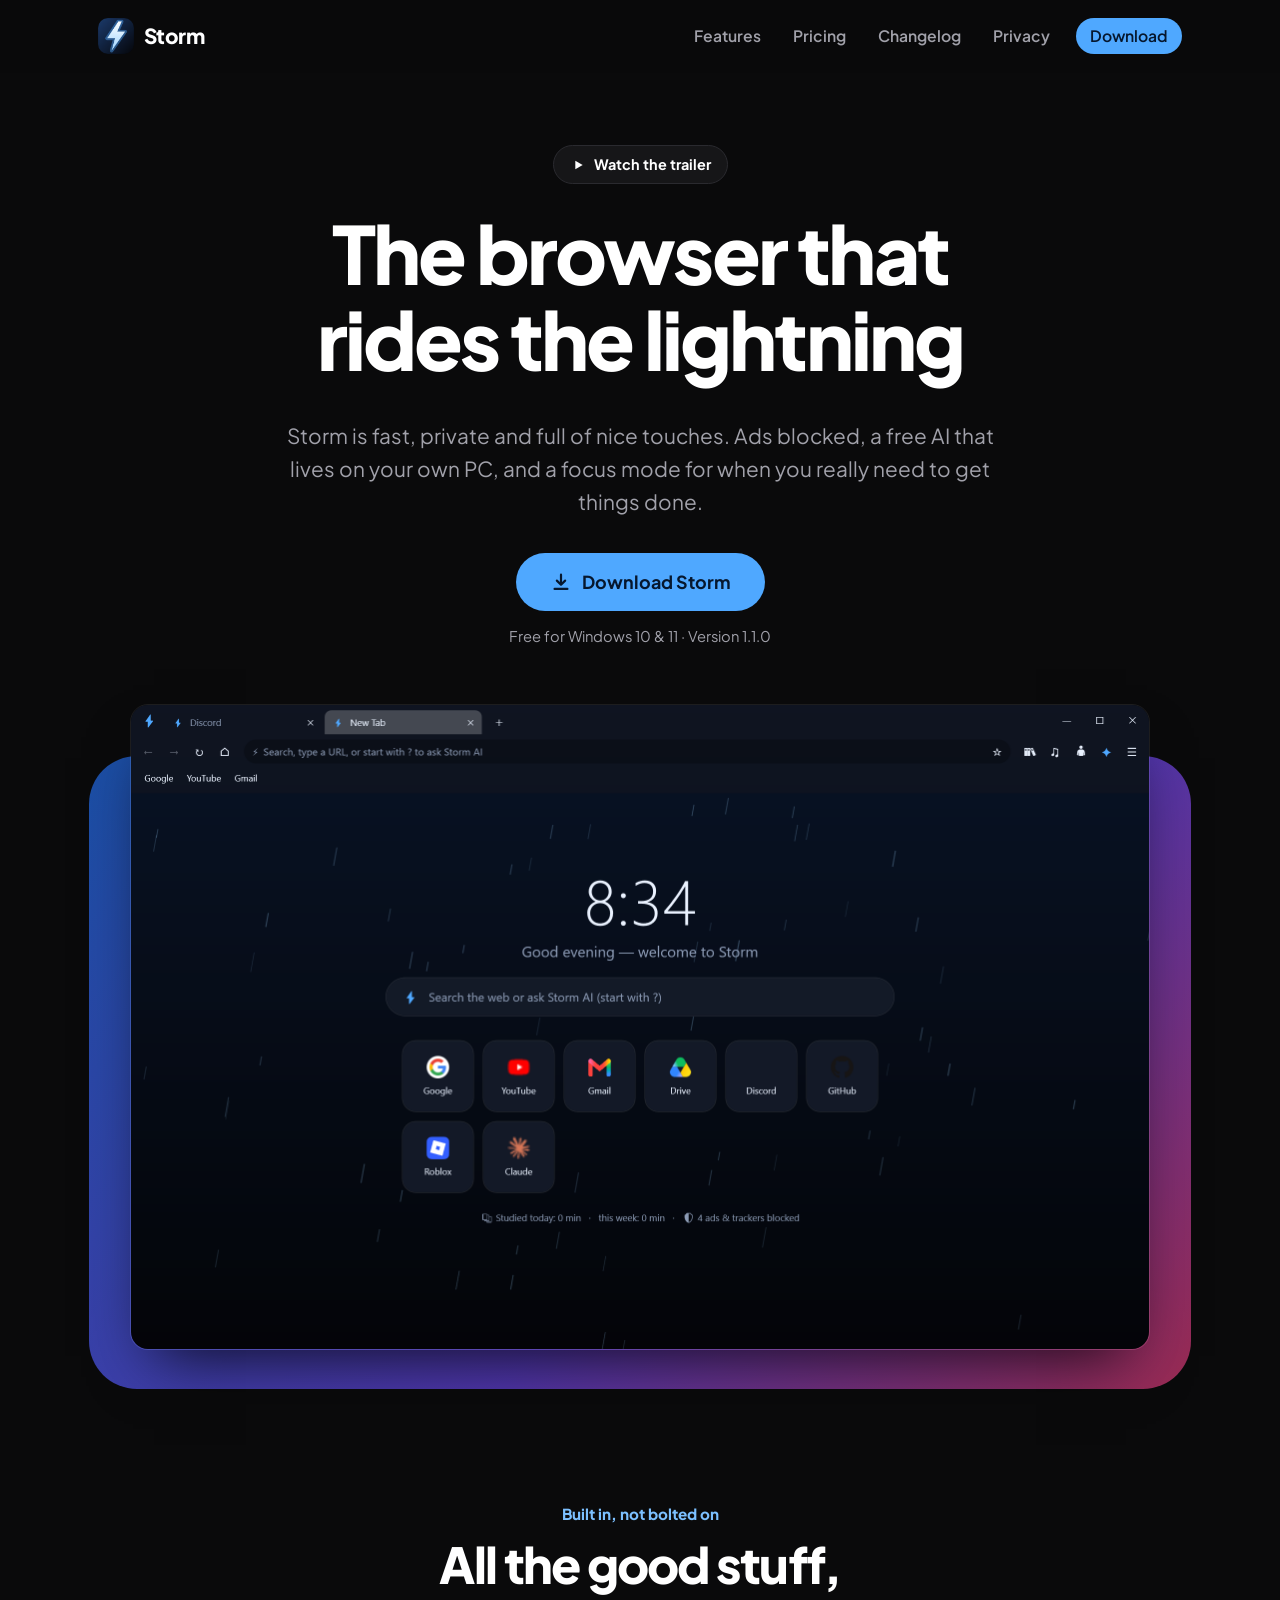
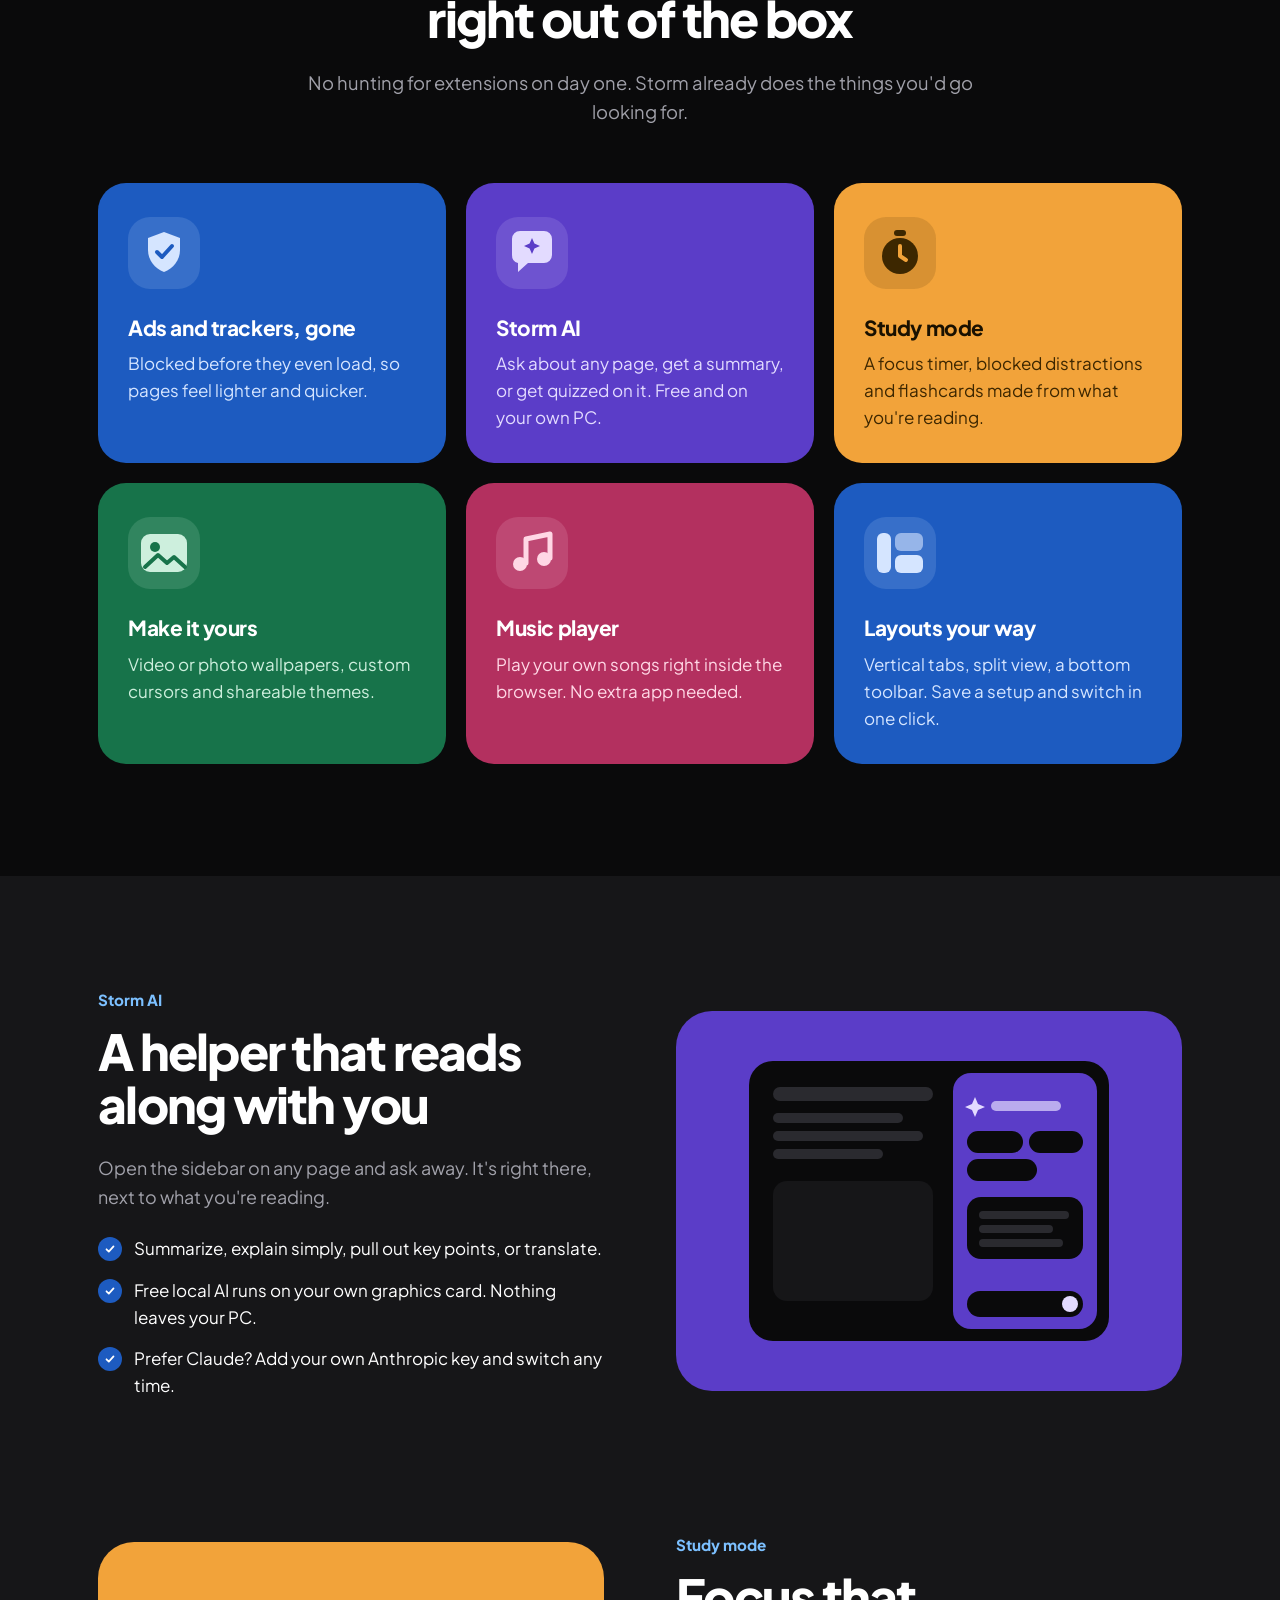
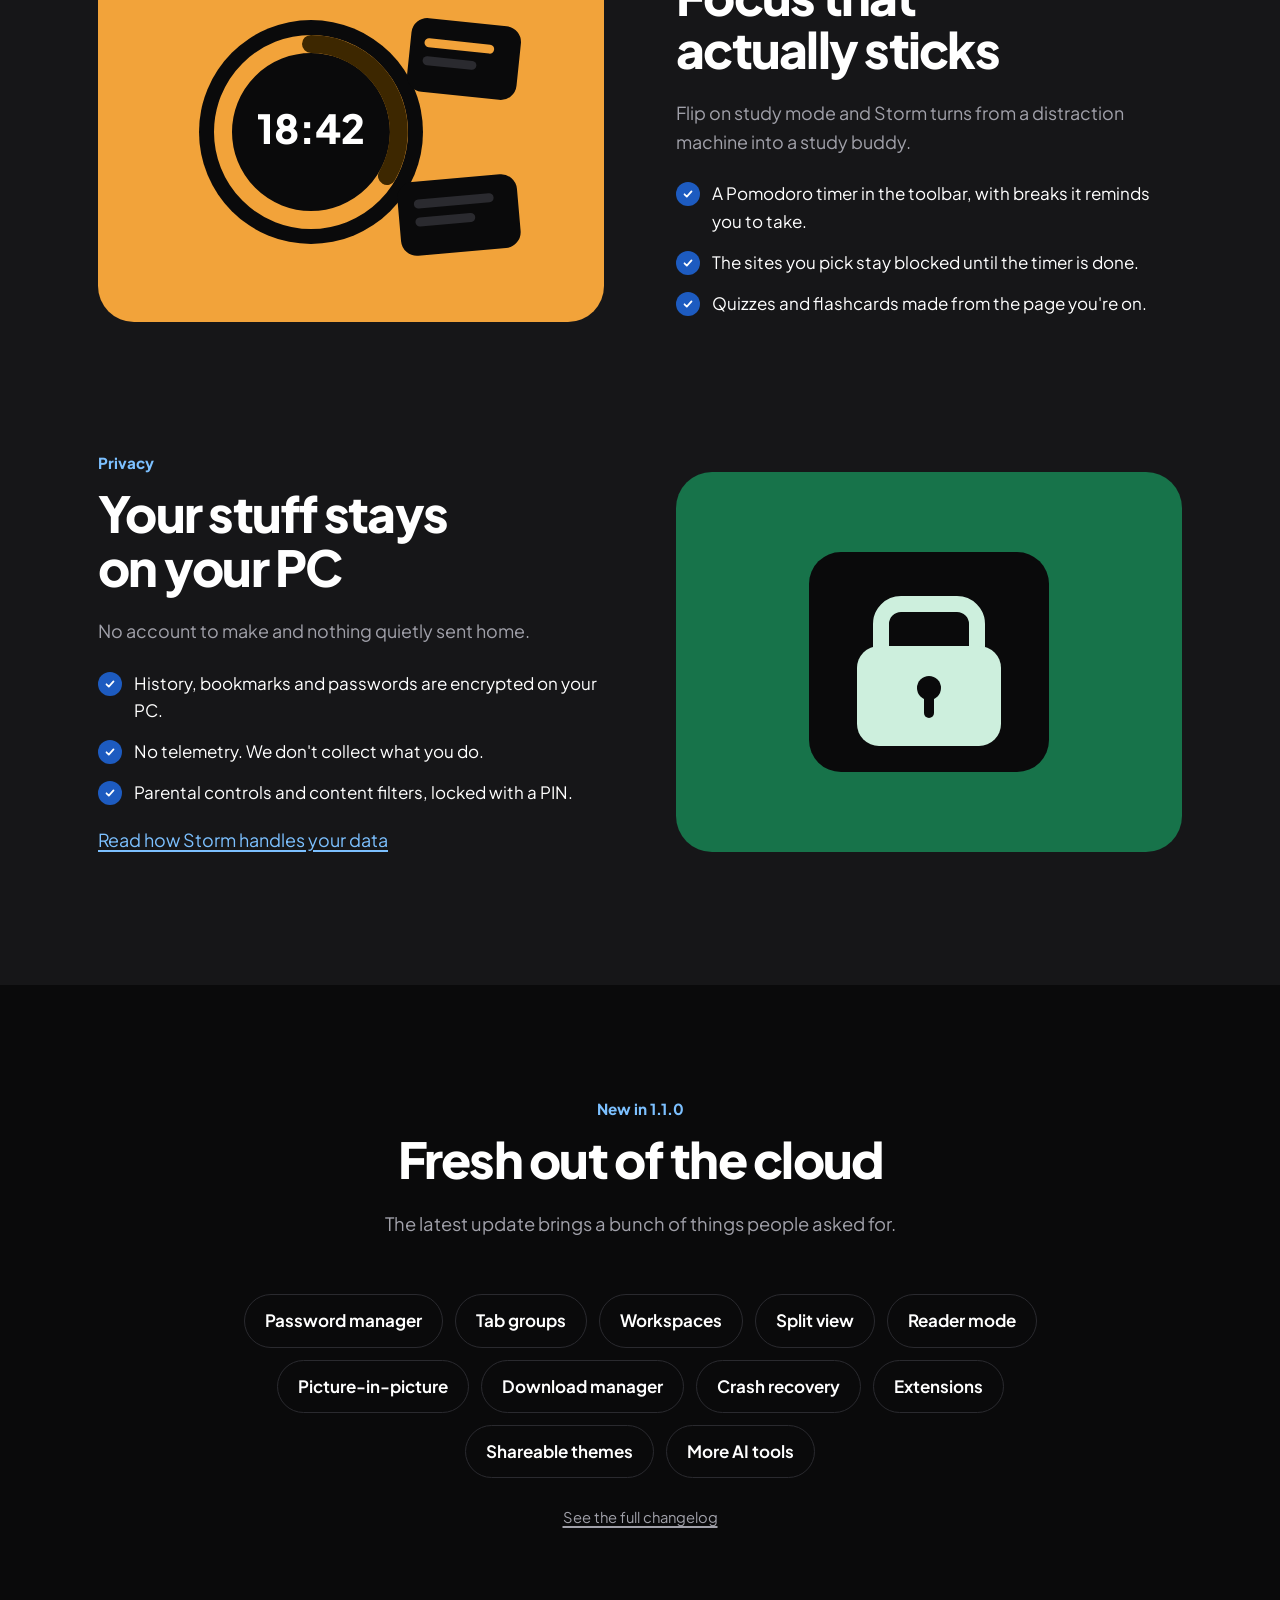
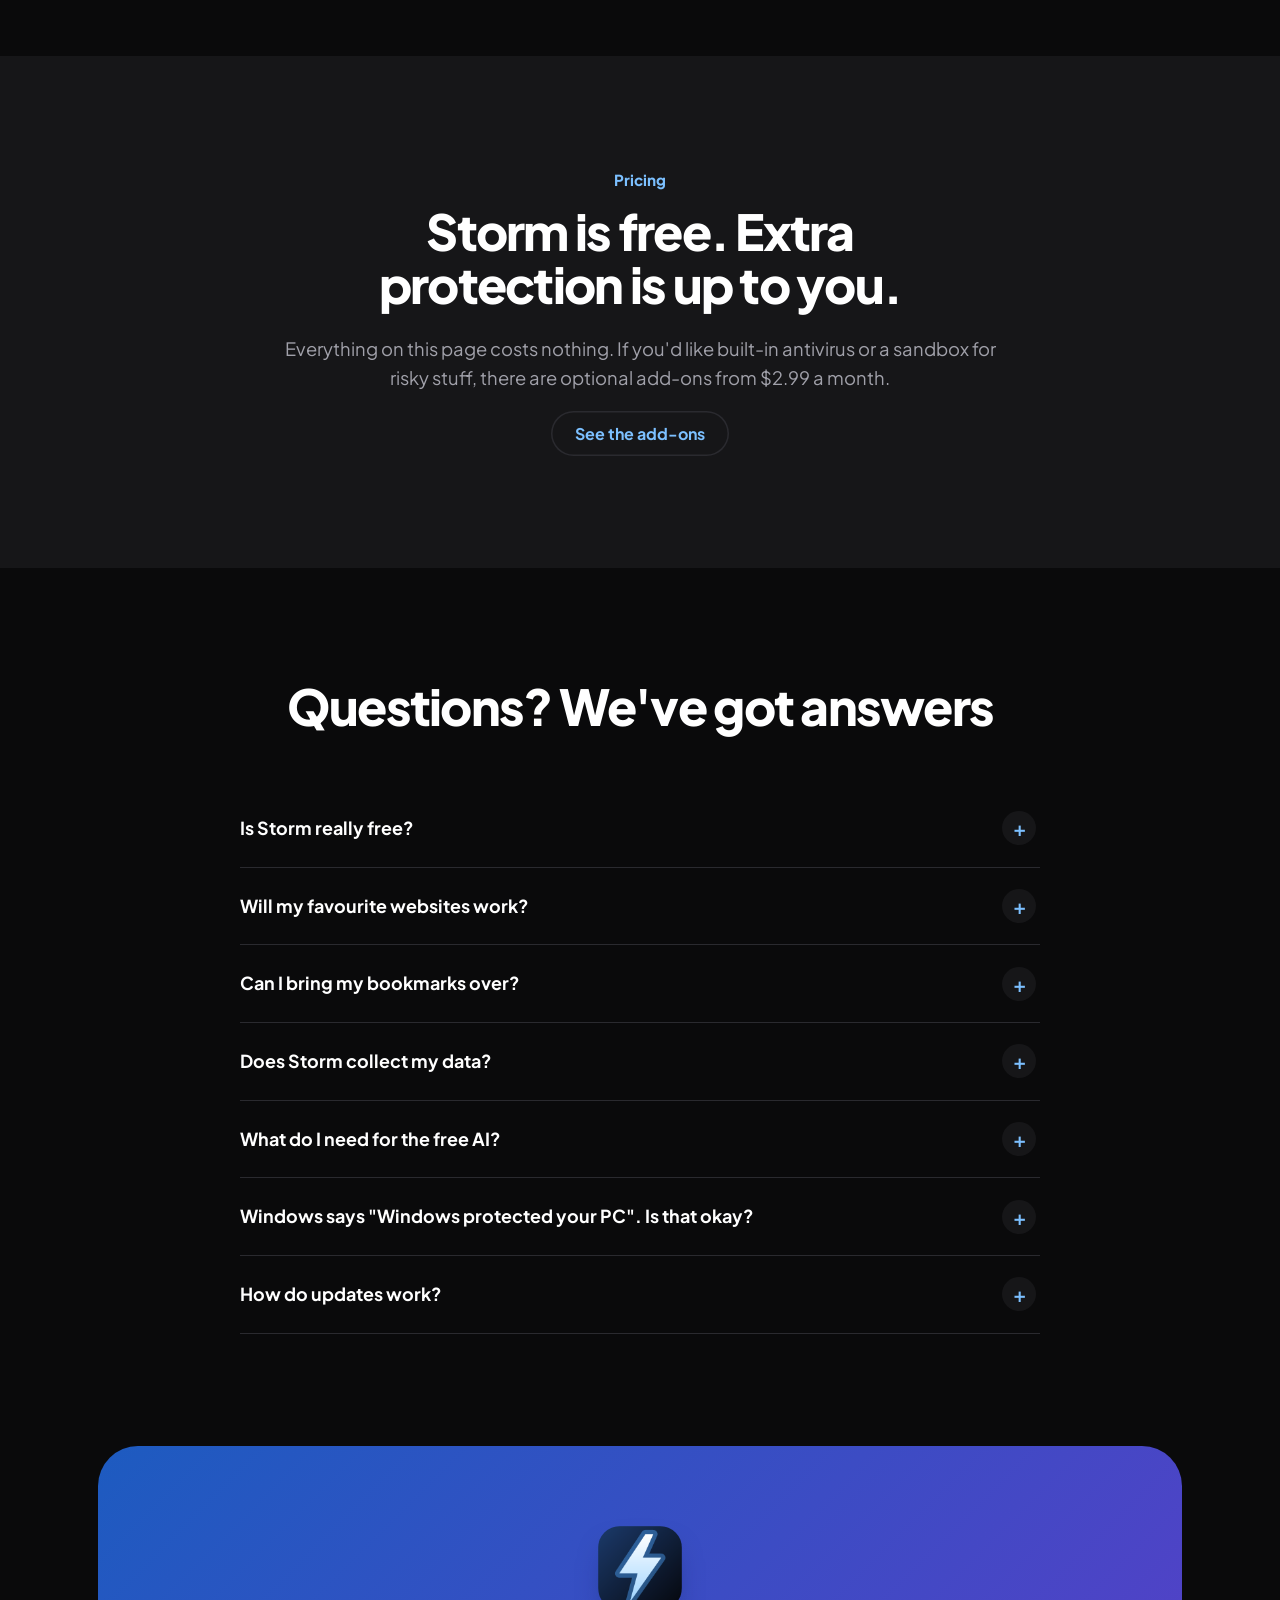
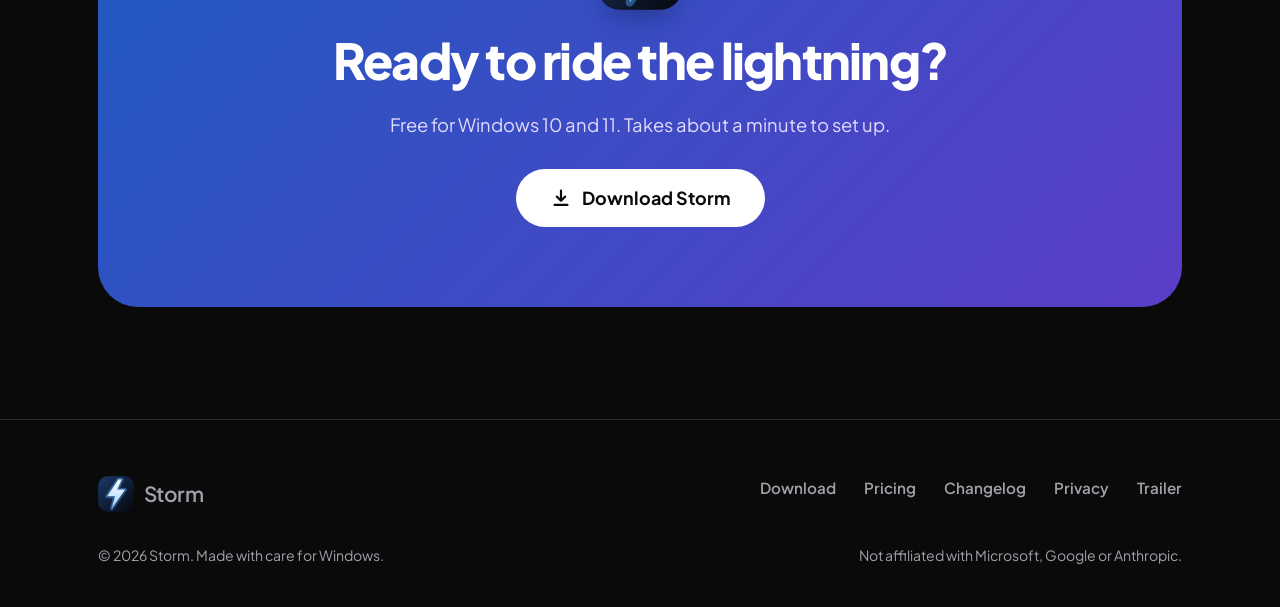
<file: index.html>
<!doctype html>
<html lang="en">
<head>
  <meta charset="utf-8">
  <meta name="viewport" content="width=device-width, initial-scale=1">
  <title>Storm: ride the lightning</title>
  <meta name="description" content="Storm is a fast, friendly web browser for Windows with built-in ad blocking, a free AI sidebar, study mode, wallpapers and a music player.">
  <meta property="og:title" content="Storm: ride the lightning">
  <meta property="og:description" content="A fast, friendly browser for Windows with ad blocking, a free AI sidebar and study mode built in.">
  <meta property="og:type" content="website">
  <meta name="theme-color" content="#0A0A0B">
  <link rel="icon" href="trailer/icon.png" type="image/png">
  <link rel="preconnect" href="https://fonts.googleapis.com">
  <link rel="preconnect" href="https://fonts.gstatic.com" crossorigin>
  <link rel="stylesheet" href="https://fonts.googleapis.com/css2?family=Plus+Jakarta+Sans:wght@400;500;600;700;800&display=swap">
  <link rel="stylesheet" href="style.css">
  <script src="config.js"></script>
  <script src="storm.js" defer></script>
</head>
<body>
<a class="skip" href="#main">Skip to content</a>
<header class="topbar">
  <div class="wrap">
    <a class="brand" href="index.html"><img src="trailer/icon.png" width="256" height="256" alt="">Storm</a>
    <button class="nav-toggle" aria-label="Menu" aria-expanded="false" aria-controls="nav"><span></span></button>
    <nav class="nav" id="nav">
      <a href="index.html#features">Features</a>
      <a href="pricing.html">Pricing</a>
      <a href="changelog.html">Changelog</a>
      <a href="privacy.html">Privacy</a>
      <a class="btn btn-sm" href="download.html">Download</a>
    </nav>
  </div>
</header>
<main id="main">
  <section class="hero">
    <div class="wrap">
      <a class="pill" href="trailer/index.html">
        <svg viewBox="0 0 24 24" fill="currentColor" aria-hidden="true"><path d="M8 5.5v13l11-6.5z"/></svg>
        Watch the trailer
      </a>
      <h1>The browser that rides the lightning</h1>
      <p class="lede">Storm is fast, private and full of nice touches. Ads blocked, a free AI that lives on your own PC, and a focus mode for when you really need to get things done.</p>
      <div class="hero-cta">
        <a class="btn btn-lg" data-download href="download.html">
          <svg viewBox="0 0 24 24" fill="none" stroke="currentColor" stroke-width="2.4" stroke-linecap="round" stroke-linejoin="round" aria-hidden="true"><path d="M12 4v11m0 0 4.5-4.5M12 15l-4.5-4.5M5 19.5h14"/></svg>
          Download Storm
        </a>
        <span class="fine">Free for Windows 10 &amp; 11 &middot; Version <span data-version></span></span>
      </div>
      <div class="showcase reveal">
        <img src="trailer/shot-start.png" width="2040" height="1290" alt="Storm's new tab page with a clock, a search box and shortcuts to favourite sites, on a rainy dark background.">
      </div>
    </div>
  </section>

  <section class="section" id="features">
    <div class="wrap">
      <div class="head reveal">
        <span class="eyebrow">Built in, not bolted on</span>
        <h2>All the good stuff, right out of the box</h2>
        <p>No hunting for extensions on day one. Storm already does the things you'd go looking for.</p>
      </div>
      <div class="tiles">
        <article class="tile sky reveal">
          <svg class="art" viewBox="0 0 72 72" fill="none" aria-hidden="true"><rect width="72" height="72" rx="22" fill="currentColor" opacity=".14"/><path d="M36 15 20 21v12c0 10 6.8 18.6 16 22 9.2-3.4 16-12 16-22V21z" fill="currentColor"/><path d="m29 35 5 5 10-11" stroke="#fff" stroke-width="4" stroke-linecap="round" stroke-linejoin="round"/></svg>
          <h3>Ads and trackers, gone</h3>
          <p>Blocked before they even load, so pages feel lighter and quicker.</p>
        </article>
        <article class="tile lilac reveal">
          <svg class="art" viewBox="0 0 72 72" fill="none" aria-hidden="true"><rect width="72" height="72" rx="22" fill="currentColor" opacity=".14"/><path d="M16 22a8 8 0 0 1 8-8h24a8 8 0 0 1 8 8v16a8 8 0 0 1-8 8H32l-10 9v-9h0a8 8 0 0 1-6-8z" fill="currentColor"/><path d="M36 21l2.4 5.6L44 29l-5.6 2.4L36 37l-2.4-5.6L28 29l5.6-2.4z" fill="#fff"/></svg>
          <h3>Storm AI</h3>
          <p>Ask about any page, get a summary, or get quizzed on it. Free and on your own PC.</p>
        </article>
        <article class="tile peach reveal">
          <svg class="art" viewBox="0 0 72 72" fill="none" aria-hidden="true"><rect width="72" height="72" rx="22" fill="currentColor" opacity=".14"/><circle cx="36" cy="39" r="18" fill="currentColor"/><rect x="30" y="13" width="12" height="6" rx="3" fill="currentColor"/><path d="M36 29v10l6 4" stroke="#fff" stroke-width="4" stroke-linecap="round" stroke-linejoin="round"/></svg>
          <h3>Study mode</h3>
          <p>A focus timer, blocked distractions and flashcards made from what you're reading.</p>
        </article>
        <article class="tile mint reveal">
          <svg class="art" viewBox="0 0 72 72" fill="none" aria-hidden="true"><rect width="72" height="72" rx="22" fill="currentColor" opacity=".14"/><rect x="13" y="17" width="46" height="38" rx="9" fill="currentColor"/><circle cx="27" cy="30" r="5" fill="#fff"/><path d="m17 50 13-12 9 8 7-6 11 10" stroke="#fff" stroke-width="4" stroke-linecap="round" stroke-linejoin="round"/></svg>
          <h3>Make it yours</h3>
          <p>Video or photo wallpapers, custom cursors and shareable themes.</p>
        </article>
        <article class="tile sun reveal">
          <svg class="art" viewBox="0 0 72 72" fill="none" aria-hidden="true"><rect width="72" height="72" rx="22" fill="currentColor" opacity=".14"/><path d="M30 46V22l24-5v24" stroke="currentColor" stroke-width="5" stroke-linecap="round" stroke-linejoin="round"/><circle cx="24" cy="47" r="7" fill="currentColor"/><circle cx="48" cy="42" r="7" fill="currentColor"/></svg>
          <h3>Music player</h3>
          <p>Play your own songs right inside the browser. No extra app needed.</p>
        </article>
        <article class="tile sky reveal">
          <svg class="art" viewBox="0 0 72 72" fill="none" aria-hidden="true"><rect width="72" height="72" rx="22" fill="currentColor" opacity=".14"/><rect x="13" y="16" width="14" height="40" rx="6" fill="currentColor"/><rect x="31" y="16" width="28" height="18" rx="6" fill="currentColor" opacity=".6"/><rect x="31" y="38" width="28" height="18" rx="6" fill="currentColor"/></svg>
          <h3>Layouts your way</h3>
          <p>Vertical tabs, split view, a bottom toolbar. Save a setup and switch in one click.</p>
        </article>
      </div>
    </div>
  </section>

  <section class="section soft">
    <div class="wrap">
      <div class="row reveal" id="ai">
        <div class="row-text">
          <span class="eyebrow">Storm AI</span>
          <h2>A helper that reads along with you</h2>
          <p>Open the sidebar on any page and ask away. It's right there, next to what you're reading.</p>
          <ul class="checks">
            <li>Summarize, explain simply, pull out key points, or translate.</li>
            <li>Free local AI runs on your own graphics card. Nothing leaves your PC.</li>
            <li>Prefer Claude? Add your own Anthropic key and switch any time.</li>
          </ul>
        </div>
        <div class="art-card" style="background:var(--lilac)">
          <svg viewBox="0 0 380 300" fill="none" aria-hidden="true">
            <rect x="10" y="10" width="360" height="280" rx="24" fill="var(--bg)"/>
            <rect x="34" y="36" width="160" height="14" rx="7" fill="var(--line)"/>
            <rect x="34" y="62" width="130" height="10" rx="5" fill="var(--line)"/>
            <rect x="34" y="80" width="150" height="10" rx="5" fill="var(--line)"/>
            <rect x="34" y="98" width="110" height="10" rx="5" fill="var(--line)"/>
            <rect x="34" y="130" width="160" height="120" rx="14" fill="var(--bg-soft)"/>
            <rect x="214" y="22" width="144" height="256" rx="18" fill="var(--lilac)"/>
            <path d="m236 46 3 7 7 3-7 3-3 7-3-7-7-3 7-3z" fill="var(--lilac-ink)"/>
            <rect x="252" y="50" width="70" height="10" rx="5" fill="var(--lilac-ink)" opacity=".7"/>
            <rect x="228" y="80" width="56" height="22" rx="11" fill="var(--bg)"/>
            <rect x="290" y="80" width="54" height="22" rx="11" fill="var(--bg)"/>
            <rect x="228" y="108" width="70" height="22" rx="11" fill="var(--bg)"/>
            <rect x="228" y="146" width="116" height="62" rx="14" fill="var(--bg)"/>
            <rect x="240" y="160" width="90" height="8" rx="4" fill="var(--line)"/>
            <rect x="240" y="174" width="74" height="8" rx="4" fill="var(--line)"/>
            <rect x="240" y="188" width="84" height="8" rx="4" fill="var(--line)"/>
            <rect x="228" y="240" width="116" height="26" rx="13" fill="var(--bg)"/>
            <circle cx="331" cy="253" r="8" fill="var(--lilac-ink)"/>
          </svg>
        </div>
      </div>

      <div class="row flip reveal" id="study">
        <div class="row-text">
          <span class="eyebrow">Study mode</span>
          <h2>Focus that actually sticks</h2>
          <p>Flip on study mode and Storm turns from a distraction machine into a study buddy.</p>
          <ul class="checks">
            <li>A Pomodoro timer in the toolbar, with breaks it reminds you to take.</li>
            <li>The sites you pick stay blocked until the timer is done.</li>
            <li>Quizzes and flashcards made from the page you're on.</li>
          </ul>
        </div>
        <div class="art-card" style="background:var(--peach)">
          <svg viewBox="0 0 380 300" fill="none" aria-hidden="true">
            <circle cx="150" cy="150" r="112" fill="var(--bg)"/>
            <circle cx="150" cy="150" r="88" stroke="var(--peach)" stroke-width="18"/>
            <path d="M150 62a88 88 0 0 1 76 132" stroke="var(--peach-ink)" stroke-width="18" stroke-linecap="round"/>
            <text x="150" y="162" text-anchor="middle" font-family="Plus Jakarta Sans, system-ui, sans-serif" font-weight="800" font-size="40" fill="var(--text)">18:42</text>
            <rect x="248" y="40" width="110" height="74" rx="16" fill="var(--bg)" transform="rotate(6 303 77)"/>
            <rect x="262" y="60" width="70" height="9" rx="4.5" fill="var(--peach)" transform="rotate(6 303 77)"/>
            <rect x="262" y="78" width="54" height="9" rx="4.5" fill="var(--line)" transform="rotate(6 303 77)"/>
            <rect x="238" y="196" width="120" height="74" rx="16" fill="var(--bg)" transform="rotate(-5 298 233)"/>
            <rect x="254" y="214" width="80" height="9" rx="4.5" fill="var(--line)" transform="rotate(-5 298 233)"/>
            <rect x="254" y="232" width="60" height="9" rx="4.5" fill="var(--line)" transform="rotate(-5 298 233)"/>
          </svg>
        </div>
      </div>

      <div class="row reveal">
        <div class="row-text">
          <span class="eyebrow">Privacy</span>
          <h2>Your stuff stays on your PC</h2>
          <p>No account to make and nothing quietly sent home.</p>
          <ul class="checks">
            <li>History, bookmarks and passwords are encrypted on your PC.</li>
            <li>No telemetry. We don't collect what you do.</li>
            <li>Parental controls and content filters, locked with a PIN.</li>
          </ul>
          <p style="margin-top:20px"><a href="privacy.html">Read how Storm handles your data</a></p>
        </div>
        <div class="art-card" style="background:var(--mint)">
          <svg viewBox="0 0 380 300" fill="none" aria-hidden="true">
            <rect x="70" y="40" width="240" height="220" rx="32" fill="var(--bg)"/>
            <rect x="142" y="92" width="96" height="84" rx="20" stroke="var(--mint-ink)" stroke-width="16" fill="none"/>
            <rect x="118" y="134" width="144" height="100" rx="22" fill="var(--mint-ink)"/>
            <circle cx="190" cy="176" r="12" fill="var(--bg)"/>
            <rect x="185" y="180" width="10" height="26" rx="5" fill="var(--bg)"/>
          </svg>
        </div>
      </div>
    </div>
  </section>

  <section class="section" id="new">
    <div class="wrap">
      <div class="head reveal">
        <span class="eyebrow">New in <span data-version></span></span>
        <h2>Fresh out of the cloud</h2>
        <p>The latest update brings a bunch of things people asked for.</p>
      </div>
      <div class="chips reveal">
        <span>Password manager</span><span>Tab groups</span><span>Workspaces</span><span>Split view</span>
        <span>Reader mode</span><span>Picture-in-picture</span><span>Download manager</span><span>Crash recovery</span>
        <span>Extensions</span><span>Shareable themes</span><span>More AI tools</span>
      </div>
      <p class="fine" style="text-align:center;margin-top:28px"><a href="changelog.html">See the full changelog</a></p>
    </div>
  </section>

  <section class="section soft" id="plans">
    <div class="wrap">
      <div class="head reveal" style="margin-bottom:0">
        <span class="eyebrow">Pricing</span>
        <h2>Storm is free. Extra protection is up to you.</h2>
        <p>Everything on this page costs nothing. If you'd like built-in antivirus or a sandbox for risky stuff, there are optional add-ons from $2.99 a month.</p>
        <a class="btn btn-ghost" href="pricing.html">See the add-ons</a>
      </div>
    </div>
  </section>

  <section class="section" id="faq">
    <div class="wrap">
      <div class="head reveal">
        <h2>Questions? We've got answers</h2>
      </div>
      <div class="faq">
        <details>
          <summary>Is Storm really free?</summary>
          <div><p>Yes. Storm and everything built into it are free. The only paid things are the optional <a href="pricing.html">Rainshield, Mirage and RainProtection add-ons</a>. If you use Claude in the AI sidebar, Anthropic bills you directly for your own key.</p></div>
        </details>
        <details>
          <summary>Will my favourite websites work?</summary>
          <div><p>Yes. Storm uses Microsoft Edge WebView2, the same engine that powers Edge, so sites look and work the way you expect. You stay signed in to Google, Discord and everything else.</p></div>
        </details>
        <details>
          <summary>Can I bring my bookmarks over?</summary>
          <div><p>Yes. On first launch you can import bookmarks and history from Chrome, Edge, Firefox, Brave or Opera.</p></div>
        </details>
        <details>
          <summary>Does Storm collect my data?</summary>
          <div><p>No. There's no telemetry, and your history, bookmarks and passwords stay on your PC, encrypted. The <a href="privacy.html">privacy page</a> explains exactly what goes where.</p></div>
        </details>
        <details>
          <summary>What do I need for the free AI?</summary>
          <div><p>A reasonably modern graphics card, since the AI runs on your own PC. No good GPU? You can use Claude with your own key instead, or just leave the AI off.</p></div>
        </details>
        <details>
          <summary>Windows says "Windows protected your PC". Is that okay?</summary>
          <div><p>That message shows up for new apps that aren't code-signed yet, and Storm isn't yet. Click <strong>More info</strong>, then <strong>Run anyway</strong>. If you'd like to double-check the file first, compare its checksum on the <a href="download.html#verify">download page</a>.</p></div>
        </details>
        <details>
          <summary>How do updates work?</summary>
          <div><p>Storm checks for updates on its own and verifies each update's signature before installing it. You don't have to do anything.</p></div>
        </details>
      </div>
    </div>
  </section>

  <section class="section" style="padding-top:0">
    <div class="wrap">
      <div class="cta reveal">
        <img src="trailer/icon.png" width="256" height="256" alt="">
        <h2>Ready to ride the lightning?</h2>
        <p>Free for Windows 10 and 11. Takes about a minute to set up.</p>
        <a class="btn btn-lg" data-download href="download.html">
          <svg viewBox="0 0 24 24" fill="none" stroke="currentColor" stroke-width="2.4" stroke-linecap="round" stroke-linejoin="round" aria-hidden="true"><path d="M12 4v11m0 0 4.5-4.5M12 15l-4.5-4.5M5 19.5h14"/></svg>
          Download Storm
        </a>
      </div>
    </div>
  </section>
</main>
<footer class="footer">
  <div class="wrap">
    <div class="foot">
      <a class="brand" href="index.html"><img src="trailer/icon.png" width="256" height="256" alt="">Storm</a>
      <ul>
        <li><a href="download.html">Download</a></li>
        <li><a href="pricing.html">Pricing</a></li>
        <li><a href="changelog.html">Changelog</a></li>
        <li><a href="privacy.html">Privacy</a></li>
        <li><a href="trailer/index.html">Trailer</a></li>
      </ul>
    </div>
    <div class="foot-bottom"><span>&copy; <span id="year">2026</span> Storm. Made with care for Windows.</span><span>Not affiliated with Microsoft, Google or Anthropic.</span></div>
  </div>
</footer>
</body>
</html>
</file>
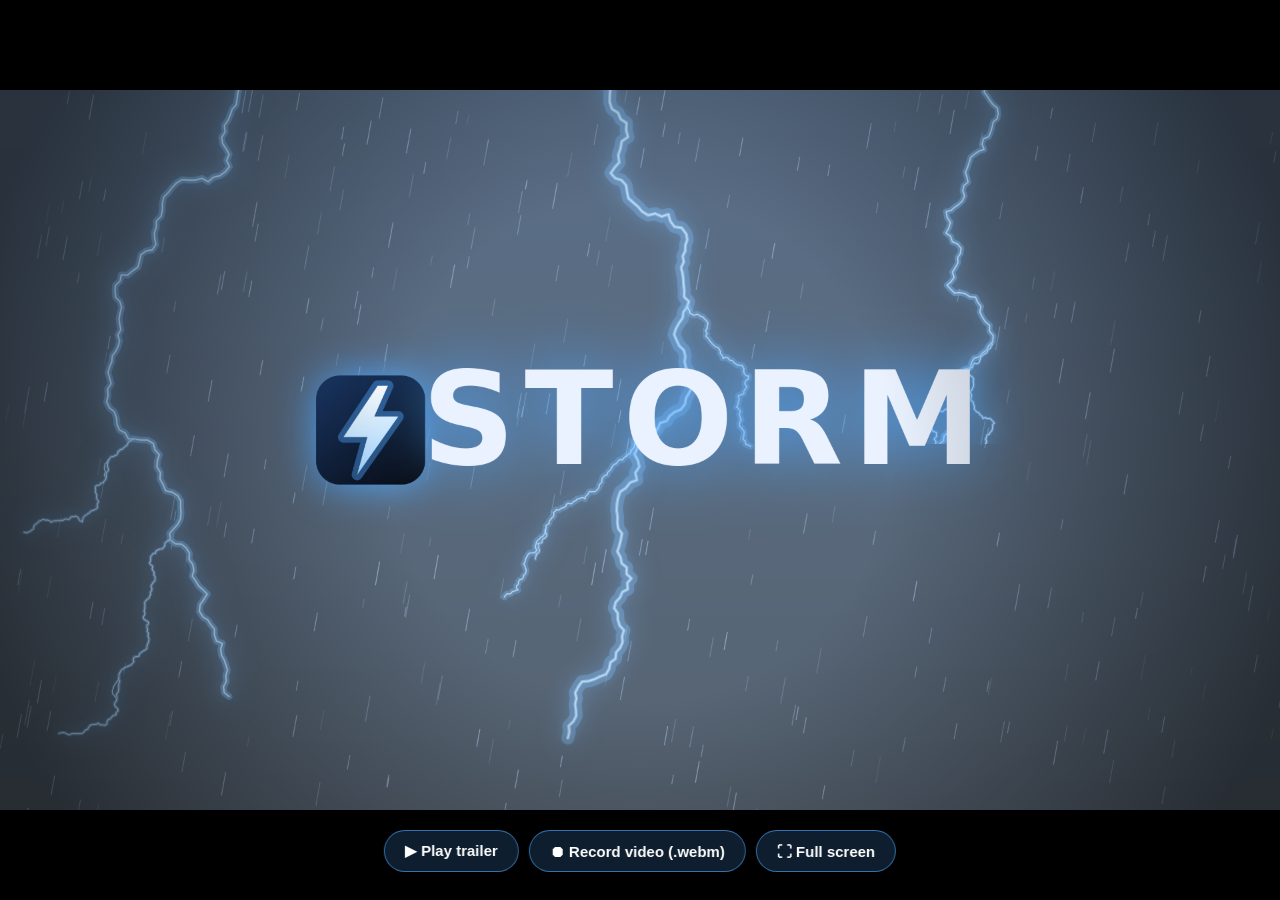
<file: trailer/index.html>
<!doctype html>
<html lang="en">
<head>
<meta charset="utf-8">
<meta name="viewport" content="width=device-width, initial-scale=1">
<title>Storm Trailer</title>
<style>
  :root { --bg:#05060B; --text:#EAF2FF; --sub:#8C9BB5; --accent:#4FA8FF; }
  html, body { margin:0; height:100%; background:var(--bg); color:var(--text); font-family:'Segoe UI',system-ui,sans-serif; overflow:hidden; }
  #wrap { position:fixed; inset:0; display:flex; align-items:center; justify-content:center; background:#000; }
  canvas { width:100vw; height:56.25vw; max-height:100vh; max-width:177.78vh; display:block; }
  #ui { position:fixed; left:50%; bottom:28px; transform:translateX(-50%); display:flex; gap:10px; z-index:2; transition:opacity .4s; }
  #ui.hide { opacity:0; pointer-events:none; }
  button { font:600 15px 'Segoe UI',sans-serif; color:#fff; background:rgba(79,168,255,.18); border:1px solid rgba(79,168,255,.6); border-radius:22px; padding:11px 20px; cursor:pointer; backdrop-filter:blur(6px); }
  button:hover { background:var(--accent); }
  #status { position:fixed; top:16px; left:50%; transform:translateX(-50%); font-size:13px; color:var(--sub); z-index:2; }
</style>
</head>
<body>
<div id="wrap"><canvas id="c" width="1920" height="1080"></canvas></div>
<div id="status"></div>
<div id="ui">
  <button id="play">▶ Play trailer</button>
  <button id="rec">⏺ Record video (.webm)</button>
  <button id="fs">⛶ Full screen</button>
</div>
<script>
// =====================================================================
//  STORM, trailer. Everything here is drawn and synthesized live:
//  no stock footage, no licensed music. ~44 seconds at 1920×1080.
// =====================================================================
const W = 1920, H = 1080, DURATION = 44;
const cv = document.getElementById('c'), g = cv.getContext('2d');
const C = { accent:'#4FA8FF', bolt:'#9FD4FF', glow:'#4FA8FF', text:'#EAF2FF', sub:'#8C9BB5', top:'#0B1A33', bottom:'#05060B', panel:'#141A28', onion:'#B98CFF', red:'#FF4F6A', green:'#3DDC97', gold:'#FFB347' };
const DOWNLOAD_TEXT = 'Free for Windows · aaadout-dotcom.github.io/storm-browser';           // change to your website address once it's live

const img = s => { const i = new Image(); i.src = s; return i; };
const shotStart = img('shot-start.png'), shotAi = img('shot-ai.png'), icon = img('icon.png');

// ---------- helpers ----------
const clamp = (v, a = 0, b = 1) => Math.max(a, Math.min(b, v));
const ease = t => 1 - Math.pow(1 - clamp(t), 3);
const easeIO = t => { t = clamp(t); return t < .5 ? 4 * t * t * t : 1 - Math.pow(-2 * t + 2, 3) / 2; };
const seg = (t, a, b) => clamp((t - a) / (b - a));           // 0..1 progress inside [a,b]
const fadeInOut = (t, a, b, f = .45) => Math.min(seg(t, a, a + f), 1 - seg(t, b - f, b));
let seed = 7; const rnd = () => (seed = (seed * 16807) % 2147483647) / 2147483647;

function text(s, x, y, size, opts = {}) {
  g.save();
  g.font = `${opts.weight || 700} ${size}px ${opts.font || "'Segoe UI', system-ui, sans-serif"}`;
  g.textAlign = opts.align || 'center'; g.textBaseline = 'middle';
  g.globalAlpha *= opts.alpha ?? 1;
  if (opts.glow) { g.shadowColor = opts.glow; g.shadowBlur = opts.blur || 40; }
  g.fillStyle = opts.color || C.text;
  if (opts.spacing) { g.letterSpacing = opts.spacing + 'px'; }
  g.fillText(s, x, y);
  g.restore();
}

function roundRect(x, y, w, h, r) { g.beginPath(); g.roundRect(x, y, w, h, r); }

function sky(dim = 1) {
  const gr = g.createLinearGradient(0, 0, 0, H);
  gr.addColorStop(0, C.top); gr.addColorStop(1, C.bottom);
  g.fillStyle = gr; g.fillRect(0, 0, W, H);
  if (dim < 1) { g.fillStyle = `rgba(0,0,0,${1 - dim})`; g.fillRect(0, 0, W, H); }
}

// ---------- rain ----------
const drops = Array.from({ length: 420 }, () => ({ x: rnd() * (W + 300), y: rnd() * H, l: 14 + rnd() * 26, s: 1100 + rnd() * 900, a: .15 + rnd() * .45 }));
function rain(t, amount = 1) {
  g.save(); g.strokeStyle = '#B4D2FF'; g.lineWidth = 1.4;
  for (let i = 0; i < drops.length * amount; i++) {
    const d = drops[i]; const y = (d.y + t * d.s) % (H + 60) - 30; const x = d.x - ((t * d.s * .18) % (W + 300)) ;
    const xx = ((x % (W + 300)) + W + 300) % (W + 300) - 150;
    g.globalAlpha = d.a; g.beginPath(); g.moveTo(xx, y); g.lineTo(xx - d.l * .18, y + d.l); g.stroke();
  }
  g.restore();
}

// ---------- lightning ----------
function makeBolt(x0, y0, x1, y1, thick, depth = 0, s = 1) {
  let pts = [[x0, y0], [x1, y1]], disp = Math.hypot(x1 - x0, y1 - y0) * .22;
  for (let pass = 0; pass < 7; pass++) {
    const nx = [pts[0]];
    for (let i = 1; i < pts.length; i++) {
      const [ax, ay] = pts[i - 1], [bx, by] = pts[i]; let mx = (ax + bx) / 2, my = (ay + by) / 2;
      const dx = bx - ax, dy = by - ay, len = Math.hypot(dx, dy) || 1, o = (rnd() * 2 - 1) * disp;
      mx += -dy / len * o; my += dx / len * o; nx.push([mx, my], [bx, by]);
    }
    pts = nx; disp *= .52;
  }
  const out = [{ pts, thick }];
  if (depth < 2) {
    const n = depth === 0 ? 2 + Math.floor(rnd() * 3) : Math.floor(rnd() * 2);
    for (let k = 0; k < n; k++) {
      const p = pts[Math.floor(pts.length * (.15 + rnd() * .6))];
      const ang = Math.atan2(y1 - y0, x1 - x0) + (rnd() < .5 ? -1 : 1) * (.35 + rnd() * .6);
      const len = Math.hypot(x1 - x0, y1 - y0) * (.18 + rnd() * .28) / (depth + 1);
      out.push(...makeBolt(p[0], p[1], p[0] + Math.cos(ang) * len, p[1] + Math.sin(ang) * len, thick * .5, depth + 1));
    }
  }
  return out;
}
const strikes = [];   // {at, bolt, x}
function addStrike(at, x, power = 1) { seed = Math.floor(at * 1000) + 3; strikes.push({ at, power, bolt: makeBolt(x + (rnd() - .5) * 120, -20, x + (rnd() - .5) * 320, H * (.72 + rnd() * .28), 4.2 * power) }); }
function drawStrikes(t) {
  let flash = 0;
  for (const s of strikes) {
    const k = t - s.at; if (k < 0 || k > 1.1) continue;
    const reveal = clamp(k / .11);
    const alpha = k < .15 ? 1 : k < .22 ? .3 : k < .3 ? 1 : 1 - seg(k, .3, 1.1);
    flash = Math.max(flash, (k < .08 ? .9 : k < .25 ? .9 * (1 - seg(k, .08, .25)) : k < .3 ? .45 : .45 * (1 - seg(k, .3, .7))) * s.power);
    g.save(); g.globalAlpha = alpha; g.lineJoin = g.lineCap = 'round';
    g.beginPath(); g.rect(0, 0, W, H * reveal + 40); g.clip();
    for (const b of s.bolt) {
      const path = () => { g.beginPath(); b.pts.forEach(([x, y], i) => i ? g.lineTo(x, y) : g.moveTo(x, y)); };
      g.shadowColor = C.glow; g.shadowBlur = 40; g.strokeStyle = 'rgba(79,168,255,.55)'; g.lineWidth = b.thick * 4; path(); g.stroke();
      g.shadowBlur = 18; g.strokeStyle = C.bolt; g.lineWidth = b.thick; path(); g.stroke();
      g.shadowBlur = 0; g.strokeStyle = '#fff'; g.lineWidth = Math.max(1, b.thick * .35); path(); g.stroke();
    }
    g.restore();
  }
  if (flash > 0) { g.fillStyle = `rgba(200,228,255,${flash * .85})`; g.fillRect(0, 0, W, H); }
  return flash;
}

// ---------- reusable visuals ----------
function screenshot(im, cx, cy, w, tilt = 0, alpha = 1, glow = .6) {
  if (!im.complete || !im.naturalWidth) return;
  const h = w * im.naturalHeight / im.naturalWidth;
  g.save(); g.globalAlpha = alpha; g.translate(cx, cy);
  g.transform(1, tilt * .08, 0, 1, 0, 0);
  g.shadowColor = `rgba(79,168,255,${glow})`; g.shadowBlur = 80;
  roundRect(-w / 2, -h / 2, w, h, 18); g.fillStyle = '#000'; g.fill();
  g.shadowBlur = 0; g.save(); g.clip(); g.drawImage(im, -w / 2, -h / 2, w, h); g.restore();
  g.strokeStyle = 'rgba(159,212,255,.35)'; g.lineWidth = 2; roundRect(-w / 2, -h / 2, w, h, 18); g.stroke();
  g.restore();
}

function caption(t, a, b, title, sub, y = 150) {
  const p = fadeInOut(t, a, b); if (p <= 0) return;
  const rise = (1 - ease(seg(t, a, a + .6))) * 30;
  text(title, W / 2, y + rise, 74, { alpha: p, glow: C.glow, blur: 30 });
  if (sub) text(sub, W / 2, y + 70 + rise, 30, { alpha: p, color: C.sub, weight: 400 });
}

function chip(x, y, label, alpha, col = C.accent) {
  g.save(); g.globalAlpha = alpha; g.font = "600 26px 'Segoe UI', sans-serif";
  const w = g.measureText(label).width + 44;
  roundRect(x - w / 2, y - 26, w, 52, 26); g.fillStyle = col + '33'; g.fill(); g.strokeStyle = col; g.lineWidth = 2; g.stroke();
  g.fillStyle = '#fff'; g.textAlign = 'center'; g.textBaseline = 'middle'; g.fillText(label, x, y + 1); g.restore();
  return w;
}

function chipsRow(t, start, y, labels, col) {
  let widths = labels.map(l => { g.font = "600 26px 'Segoe UI'"; return g.measureText(l).width + 44; });
  const total = widths.reduce((a, b) => a + b, 0) + 18 * (labels.length - 1);
  let x = W / 2 - total / 2;
  labels.forEach((l, i) => { const p = ease(seg(t, start + i * .12, start + i * .12 + .4)); chip(x + widths[i] / 2, y + (1 - p) * 30, l, p, col); x += widths[i] + 18; });
}

// ---------- scenes ----------
function sceneIntro(t) {                         // 0 – 7
  sky(clamp(.25 + seg(t, 0, 2) * .75)); rain(t, clamp(seg(t, .3, 2.2)));
  const f = drawStrikes(t);
  const p = seg(t, 3.15, 4.2);
  if (t > 3.1) {
    const s = 1.35 - .35 * ease(p), fade = clamp(p * 2) * (1 - seg(t, 6.4, 7));
    g.save(); g.font = "900 190px 'Segoe UI', sans-serif"; g.letterSpacing = '14px'; const tw = g.measureText('STORM').width; g.restore();
    const iconSize = 160, gap = 34, total = iconSize + gap + tw;
    g.save(); g.translate(W / 2, H / 2 - 30); g.scale(s, s);
    if (icon.complete) { g.globalAlpha = fade; g.shadowColor = C.glow; g.shadowBlur = 60; g.drawImage(icon, -total / 2, -iconSize / 2, iconSize, iconSize); }
    g.restore();
    text('STORM', W / 2 + (-total / 2 + iconSize + gap + tw / 2) * s, H / 2 - 30, 190 * s, { weight: 900, glow: C.glow, blur: 60 + 80 * (1 - p), alpha: fade, spacing: 14 });
    text('ride the lightning', W / 2, H / 2 + 110, 40, { weight: 300, color: C.sub, alpha: seg(t, 4.2, 5) * (1 - seg(t, 6.4, 7)), spacing: 6 });
  }
}

function sceneMeet(t) {                          // 7 – 12.5
  sky(); rain(t, .5);
  caption(t, 7, 12.5, 'Meet Storm.', 'A browser that’s fast, private, and actually yours.');
  const p = ease(seg(t, 7.3, 8.6));
  screenshot(shotStart, W / 2, 665 + (1 - p) * 300, 1040 + seg(t, 8, 12.5) * 50, (1 - p) * -2, p * (1 - seg(t, 12, 12.5)));
}

function sceneAi(t) {                            // 12.5 – 18
  sky(); rain(t, .3);
  caption(t, 12.5, 18, 'Its own AI. On your own GPU.', 'Free. No account. Nothing you ask leaves your PC.');
  const p = ease(seg(t, 12.7, 13.8)), z = 1 + easeIO(seg(t, 14, 18)) * .3;
  // slow push-in toward the AI sidebar (right side of the screenshot), clipped below the title
  g.save(); g.beginPath(); g.rect(0, 270, W, H - 270); g.clip();
  g.translate(W / 2, 660); g.scale(z, z); g.translate(-W / 2 - (z - 1) * 900, -660);
  screenshot(shotAi, W / 2, 660 + (1 - p) * 260, 1040, 0, p * (1 - seg(t, 17.6, 18)));
  g.restore();
  if (t > 15) chipsRow(t, 15, 1030, ['Summarize', 'Quiz me', 'Ask all tabs', '▶ Summarize videos', '🎤 Voice'], C.accent);
}

function sceneStudy(t) {                         // 18 – 23
  sky(); const a = fadeInOut(t, 18, 23);
  caption(t, 18, 23, 'Study mode.', 'Focus timer · blocks distractions · quizzes you on what you read');
  g.save(); g.globalAlpha = a;
  const cx = 640, cy = 600, r = 190, prog = seg(t, 18.6, 22.6);
  g.lineWidth = 22; g.strokeStyle = 'rgba(255,255,255,.08)'; g.beginPath(); g.arc(cx, cy, r, 0, Math.PI * 2); g.stroke();
  g.strokeStyle = C.accent; g.shadowColor = C.glow; g.shadowBlur = 30; g.lineCap = 'round';
  g.beginPath(); g.arc(cx, cy, r, -Math.PI / 2, -Math.PI / 2 + Math.PI * 2 * (1 - prog)); g.stroke(); g.shadowBlur = 0;
  const secs = Math.round(25 * 60 * (1 - prog)); text(`${String(Math.floor(secs / 60)).padStart(2, '0')}:${String(secs % 60).padStart(2, '0')}`, cx, cy, 96, { weight: 300 });
  text('📚 FOCUS', cx, cy + 90, 26, { color: C.sub, weight: 600, spacing: 4 });
  const sites = ['youtube.com', 'tiktok.com', 'instagram.com', 'reddit.com', 'roblox.com'];
  sites.forEach((s, i) => {
    const k = ease(seg(t, 19 + i * .35, 19.5 + i * .35)), y = 430 + i * 82, x = 1100;
    g.globalAlpha = a * k; roundRect(x, y - 30, 520, 60, 14); g.fillStyle = 'rgba(255,79,106,.12)'; g.fill();
    text(s, x + 30, y, 32, { align: 'left', weight: 500 });
    text('BLOCKED', x + 490, y, 22, { align: 'right', color: C.red, weight: 800, spacing: 2 });
    const st = seg(t, 19.3 + i * .35, 19.7 + i * .35);
    g.strokeStyle = C.red; g.lineWidth = 4; g.beginPath(); g.moveTo(x + 26, y); g.lineTo(x + 26 + 230 * st, y); g.stroke();
  });
  g.restore();
}

function sceneTor(t) {                           // 23 – 28
  sky(); const a = fadeInOut(t, 23, 28);
  g.save(); g.globalAlpha = a;
  const glow = g.createRadialGradient(W / 2, 600, 50, W / 2, 600, 800); glow.addColorStop(0, 'rgba(91,42,134,.55)'); glow.addColorStop(1, 'rgba(0,0,0,0)');
  g.fillStyle = glow; g.fillRect(0, 0, W, H); g.restore();
  caption(t, 23, 28, '◈ Mirage sandbox + ☔ Rainshield.', 'Open anything risky sealed off. Every download scanned. Scam sites stopped cold.');
  const nodes = [[360, 640, 'RISKY FILE'], [960, 520, 'MIRAGE'], [1560, 640, 'YOUR PC: SAFE']];
  g.save(); g.globalAlpha = a;
  // a phishing site trying to get in, then blocked
  const bp = seg(t, 25.4, 26.4);
  if (bp > 0) {
    const bx = 960, by = 880;
    roundRect(bx - 260, by - 38, 520, 76, 38); g.fillStyle = `rgba(255,79,106,${.18 * Math.min(1, bp * 2)})`; g.fill();
    g.strokeStyle = C.red; g.lineWidth = 2; g.stroke();
    text('☔ Blocked: paypa1-login.com (phishing)', bx, by, 28, { color: '#FFD6DD', weight: 600, alpha: Math.min(1, bp * 2) });
  }
  for (let i = 0; i < nodes.length - 1; i++) {
    const [x0, y0] = nodes[i], [x1, y1] = nodes[i + 1], p = ease(seg(t, 23.6 + i * .5, 24.2 + i * .5));
    g.strokeStyle = C.onion; g.lineWidth = 5; g.shadowColor = C.onion; g.shadowBlur = 20; g.setLineDash([16, 12]); g.lineDashOffset = -t * 60;
    g.beginPath(); g.moveTo(x0, y0); g.lineTo(x0 + (x1 - x0) * p, y0 + (y1 - y0) * p); g.stroke();
  }
  g.setLineDash([]); g.shadowBlur = 0;
  nodes.forEach(([x, y, l], i) => {
    const p = ease(seg(t, 23.3 + i * .5, 23.8 + i * .5)), layers = i === 1 ? 3 : 0;
    for (let k = layers; k >= 0; k--) { g.beginPath(); g.arc(x, y, (38 + k * 16) * p, 0, Math.PI * 2); g.fillStyle = k === 0 ? (i === 0 ? C.accent : i === 2 ? '#fff' : C.onion) : `rgba(185,140,255,${.14 + .06 * k})`; g.fill(); }
    text(l, x, y + 100, 26, { color: C.sub, weight: 600, alpha: p, spacing: 3 });
  });
  g.restore();
}

function sceneProtect(t) {                        // 28 – 33
  sky(); const a = fadeInOut(t, 28, 33);
  caption(t, 28, 33, 'Protection you control.', 'Block adult & graphic content · SafeSearch · PIN lock with a cooldown · parental controls');
  g.save(); g.globalAlpha = a;
  const toggles = ['Sexual / adult content', 'Graphic violence & gore', 'Gambling', 'Force SafeSearch', 'Image shield'];
  toggles.forEach((l, i) => {
    const y = 420 + i * 92, x = 380, on = seg(t, 28.8 + i * .3, 29.1 + i * .3);
    roundRect(x, y - 34, 640, 68, 16); g.fillStyle = 'rgba(255,255,255,.05)'; g.fill();
    text(l, x + 30, y, 30, { align: 'left', weight: 500 });
    roundRect(x + 540, y - 18, 70, 36, 18); g.fillStyle = on > .5 ? C.green : 'rgba(255,255,255,.18)'; g.fill();
    g.beginPath(); g.arc(x + 558 + 34 * ease(on), y, 14, 0, Math.PI * 2); g.fillStyle = '#fff'; g.fill();
  });
  // PIN pad
  const px = 1320, py = 600, dots = Math.floor(seg(t, 30.3, 31.4) * 4.99);
  g.font = "200 140px 'Segoe UI'"; text('🛡', px, py - 140, 150, { weight: 400, glow: C.accent });
  for (let i = 0; i < 4; i++) { g.beginPath(); g.arc(px - 90 + i * 60, py + 20, 16, 0, Math.PI * 2); g.fillStyle = i < dots ? C.accent : 'rgba(255,255,255,.18)'; g.fill(); }
  if (t > 31.5) text('🔒 Locked · cooldown 24 h', px, py + 110, 32, { color: C.text, alpha: seg(t, 31.5, 32), weight: 600 });
  g.restore();
}

const THEMES = [['#4FA8FF', '#0B1A33', '#05060B'], ['#A77BFF', '#2A1050', '#08050F'], ['#FF4F6A', '#3A0A18', '#0A0406'], ['#3DDC97', '#06301F', '#030A07'], ['#FFB347', '#3D2507', '#0B0703'], ['#00F0FF', '#200040', '#000814']];
function mockBrowser(x, y, w, h, th, layout) {
  const [ac, top, bot] = th;
  const gr = g.createLinearGradient(0, y, 0, y + h); gr.addColorStop(0, top); gr.addColorStop(1, bot);
  g.save(); g.shadowColor = ac; g.shadowBlur = 50; roundRect(x, y, w, h, 20); g.fillStyle = gr; g.fill(); g.restore();
  g.save(); roundRect(x, y, w, h, 20); g.clip();
  g.fillStyle = 'rgba(10,14,24,.75)';
  const bottomBar = layout === 2, side = layout === 1;
  g.fillRect(x, y, w, 46);                                           // tab row
  if (!side) for (let i = 0; i < 4; i++) { roundRect(x + 60 + i * 190, y + 10, 175, 36, 9); g.fillStyle = i === 0 ? 'rgba(255,255,255,.2)' : 'rgba(255,255,255,.06)'; g.fill(); }
  g.fillStyle = 'rgba(10,14,24,.75)'; const ty = bottomBar ? y + h - 56 : y + 46; g.fillRect(x, ty, w, 56);
  roundRect(x + 140, ty + 11, w - 360, 34, 17); g.fillStyle = 'rgba(0,0,0,.35)'; g.fill();
  if (side) { g.fillStyle = 'rgba(10,14,24,.75)'; g.fillRect(x, y + 102, 230, h - 102); for (let i = 0; i < 7; i++) { roundRect(x + 14, y + 120 + i * 50, 200, 38, 9); g.fillStyle = i === 0 ? 'rgba(255,255,255,.2)' : 'rgba(255,255,255,.06)'; g.fill(); } }
  const cx = side ? x + 230 + (w - 230) / 2 : x + w / 2, cy = y + h / 2 + (bottomBar ? -20 : 40);
  g.font = "300 84px 'Segoe UI'"; g.fillStyle = '#fff'; g.textAlign = 'center'; g.textBaseline = 'middle'; g.fillText('8:57', cx, cy - 50);
  roundRect(cx - 280, cy + 30, 560, 54, 27); g.fillStyle = 'rgba(255,255,255,.07)'; g.fill(); g.strokeStyle = ac; g.lineWidth = 2; g.stroke();
  g.fillStyle = ac; g.font = "700 26px 'Segoe UI'"; g.fillText('⚡', cx - 245, cy + 58);
  g.restore();
}
function sceneCustom(t) {                         // 33 – 38
  sky(); const a = fadeInOut(t, 33, 38);
  caption(t, 33, 38, 'Make it yours.', 'Themes · video wallpapers · custom cursors · layouts · music · share it all as one file', 140);
  g.save(); g.globalAlpha = a;
  const k = Math.floor(seg(t, 33.4, 37.6) * 11.99), th = THEMES[k % THEMES.length], layout = Math.floor(k / 4) % 3;
  mockBrowser(380, 280, 1160, 680, th, layout);
  text(['Classic', 'Vertical tabs', 'Bottom bar'][layout], 1600, 930, 28, { align: 'left', color: th[0], weight: 700, alpha: a });
  // custom cursor gliding across
  const cx = 600 + 700 * easeIO(seg(t, 34, 37.5)), cy = 700 - 200 * Math.sin(seg(t, 34, 37.5) * Math.PI);
  g.fillStyle = th[0]; g.shadowColor = th[0]; g.shadowBlur = 20; g.font = "48px 'Segoe UI Emoji'"; g.fillText('⚡', cx, cy);
  g.restore();
}

function sceneGrid(t) {                           // 38 – 41
  sky(); rain(t, .4); const a = fadeInOut(t, 38, 41, .3);
  const items = ['🔑 Password manager', '◫ Split view', '📖 Reader mode', '🖼 Picture-in-picture', '🧩 Extensions', '📥 Import from Chrome', '🗂 Tab groups', '🔐 Encrypted data', '⬆ Signed updates', '🔍 20 search engines', '🎵 Music player', '⌘ Command palette'];
  items.forEach((s, i) => {
    const col = i % 3, row = Math.floor(i / 3), p = ease(seg(t, 38.05 + i * .09, 38.45 + i * .09));
    const x = 420 + col * 540, y = 290 + row * 160;
    g.save(); g.globalAlpha = a * p; g.translate(x, y + (1 - p) * 40);
    roundRect(-240, -55, 480, 110, 22); g.fillStyle = 'rgba(79,168,255,.10)'; g.fill(); g.strokeStyle = 'rgba(79,168,255,.45)'; g.lineWidth = 2; g.stroke();
    text(s, 0, 0, 34, { weight: 600 }); g.restore();
  });
}

function sceneEnd(t) {                            // 41 – 44
  sky(); rain(t, 1); const f = drawStrikes(t);
  const p = ease(seg(t, 41.15, 42));
  if (t > 41.1) {
    if (icon.complete) { g.save(); g.globalAlpha = p; g.shadowColor = C.glow; g.shadowBlur = 70; g.drawImage(icon, W / 2 - 90, 250, 180, 180); g.restore(); }
    text('STORM', W / 2, 560, 170, { weight: 900, glow: C.glow, blur: 70, alpha: p, spacing: 12 });
    text(DOWNLOAD_TEXT, W / 2, 690, 46, { weight: 600, alpha: seg(t, 41.8, 42.5), color: C.text });
    text('ride the lightning', W / 2, 760, 32, { weight: 300, color: C.sub, alpha: seg(t, 42.2, 43), spacing: 6 });
  }
  g.fillStyle = `rgba(0,0,0,${seg(t, 43.3, 44)})`; g.fillRect(0, 0, W, H);
}

addStrike(3.1, W * .5, 1.15); addStrike(3.42, W * .22, .6); addStrike(3.7, W * .8, .55); addStrike(41.0, W * .5, 1.1); addStrike(41.25, W * .75, .5);

function frame(t) {
  g.clearRect(0, 0, W, H);
  if (t < 7) sceneIntro(t);
  else if (t < 12.5) sceneMeet(t);
  else if (t < 18) sceneAi(t);
  else if (t < 23) sceneStudy(t);
  else if (t < 28) sceneTor(t);
  else if (t < 33) sceneProtect(t);
  else if (t < 38) sceneCustom(t);
  else if (t < 41) sceneGrid(t);
  else sceneEnd(t);
  // subtle vignette + letterbox
  const v = g.createRadialGradient(W / 2, H / 2, H * .35, W / 2, H / 2, H * .95); v.addColorStop(0, 'rgba(0,0,0,0)'); v.addColorStop(1, 'rgba(0,0,0,.55)');
  g.fillStyle = v; g.fillRect(0, 0, W, H);
}

// =====================================================================
//  Sound, all synthesized: rain, a dark drone and a pulse.
// =====================================================================
let ac, master, dest;
function whiteBuffer(sec) { const b = ac.createBuffer(1, ac.sampleRate * sec, ac.sampleRate), d = b.getChannelData(0); for (let i = 0; i < d.length; i++) d[i] = Math.random() * 2 - 1; return b; }
function startAudio() {
  ac = new (window.AudioContext || window.webkitAudioContext)();
  master = ac.createGain(); master.gain.value = .8;
  const comp = ac.createDynamicsCompressor(); master.connect(comp); comp.connect(ac.destination);
  dest = ac.createMediaStreamDestination(); comp.connect(dest);
  const now = ac.currentTime;
  // rain bed
  const r = ac.createBufferSource(); r.buffer = whiteBuffer(4); r.loop = true; const rf = ac.createBiquadFilter(); rf.type = 'bandpass'; rf.frequency.value = 2400; rf.Q.value = .4;
  const rg = ac.createGain(); rg.gain.setValueAtTime(0, now); rg.gain.linearRampToValueAtTime(.09, now + 2.5); rg.gain.setValueAtTime(.09, now + 6.5); rg.gain.linearRampToValueAtTime(.035, now + 8); rg.gain.setValueAtTime(.035, now + 40.5); rg.gain.linearRampToValueAtTime(.1, now + 41.2); rg.gain.linearRampToValueAtTime(0, now + 44);
  r.connect(rf).connect(rg).connect(master); r.start(now); r.stop(now + DURATION);
  // drone pad (A minor-ish, detuned)
  [55, 82.41, 110.0, 130.81, 164.81].forEach((f, i) => {
    const o = ac.createOscillator(); o.type = i < 2 ? 'sawtooth' : 'triangle'; o.frequency.value = f; o.detune.value = (i % 2 ? 7 : -7);
    const lp = ac.createBiquadFilter(); lp.type = 'lowpass'; lp.frequency.setValueAtTime(200, now); lp.frequency.linearRampToValueAtTime(900, now + 30); lp.frequency.linearRampToValueAtTime(400, now + 44);
    const og = ac.createGain(); og.gain.setValueAtTime(0, now); og.gain.linearRampToValueAtTime(.05 / (i + 1) + .012, now + 6); og.gain.setValueAtTime(.05 / (i + 1) + .012, now + 42); og.gain.linearRampToValueAtTime(0, now + 44);
    o.connect(lp).connect(og).connect(master); o.start(now); o.stop(now + DURATION);
  });
  // pulse: soft kick on the beat from the reveal onward (100 bpm), lifting in the feature run
  for (let b = 7.2; b < 40.8; b += .6) {
    const t0 = now + b, k = ac.createOscillator(), kg = ac.createGain();
    k.frequency.setValueAtTime(120, t0); k.frequency.exponentialRampToValueAtTime(42, t0 + .18);
    const vol = b < 12.5 ? .35 : b < 38 ? .55 : .7;
    kg.gain.setValueAtTime(vol, t0); kg.gain.exponentialRampToValueAtTime(.0001, t0 + .32);
    k.connect(kg).connect(master); k.start(t0); k.stop(t0 + .35);
    if (b > 18 && Math.round((b - 7.2) / .6) % 2 === 1) {      // off-beat hat
      const h = ac.createBufferSource(); h.buffer = whiteBuffer(.1); const hf = ac.createBiquadFilter(); hf.type = 'highpass'; hf.frequency.value = 7000;
      const hg = ac.createGain(); hg.gain.setValueAtTime(.08, t0); hg.gain.exponentialRampToValueAtTime(.0001, t0 + .06); h.connect(hf).connect(hg).connect(master); h.start(t0);
    }
  }
  return now;
}

// =====================================================================
//  Playback & recording
// =====================================================================
const ui = document.getElementById('ui'), status = document.getElementById('status');
let playing = false;
function play(record) {
  if (playing) return; playing = true; ui.classList.add('hide');
  const t0 = startAudio(); const startPerf = performance.now();
  let rec, chunks = [];
  if (record) {
    const stream = new MediaStream([...cv.captureStream(60).getVideoTracks(), ...dest.stream.getAudioTracks()]);
    const mime = ['video/webm;codecs=vp9,opus', 'video/webm;codecs=vp8,opus', 'video/webm'].find(m => MediaRecorder.isTypeSupported(m));
    rec = new MediaRecorder(stream, { mimeType: mime, videoBitsPerSecond: 16_000_000 });
    rec.ondataavailable = e => e.data.size && chunks.push(e.data);
    rec.onstop = () => { const a = document.createElement('a'); a.href = URL.createObjectURL(new Blob(chunks, { type: 'video/webm' })); a.download = 'storm-trailer.webm'; a.click(); status.textContent = '✓ Saved storm-trailer.webm to your Downloads'; };
    rec.start(250); status.textContent = '⏺ Recording… keep this tab visible';
  }
  function tick() {
    const t = (performance.now() - startPerf) / 1000;
    frame(Math.min(t, DURATION));
    if (t < DURATION) requestAnimationFrame(tick);
    else { playing = false; ui.classList.remove('hide'); if (rec) rec.stop(); ac.close(); }
  }
  requestAnimationFrame(tick);
}
document.getElementById('play').onclick = () => play(false);
document.getElementById('rec').onclick = () => play(true);
document.getElementById('fs').onclick = () => document.documentElement.requestFullscreen?.();

// Poster frame, or ?t=12 to preview any moment.
const q = new URLSearchParams(location.search).get('t');
Promise.all([shotStart, shotAi, icon].map(i => i.decode().catch(() => {}))).then(() => frame(q ? parseFloat(q) : 3.75));
</script>
</body>
</html>
</file>
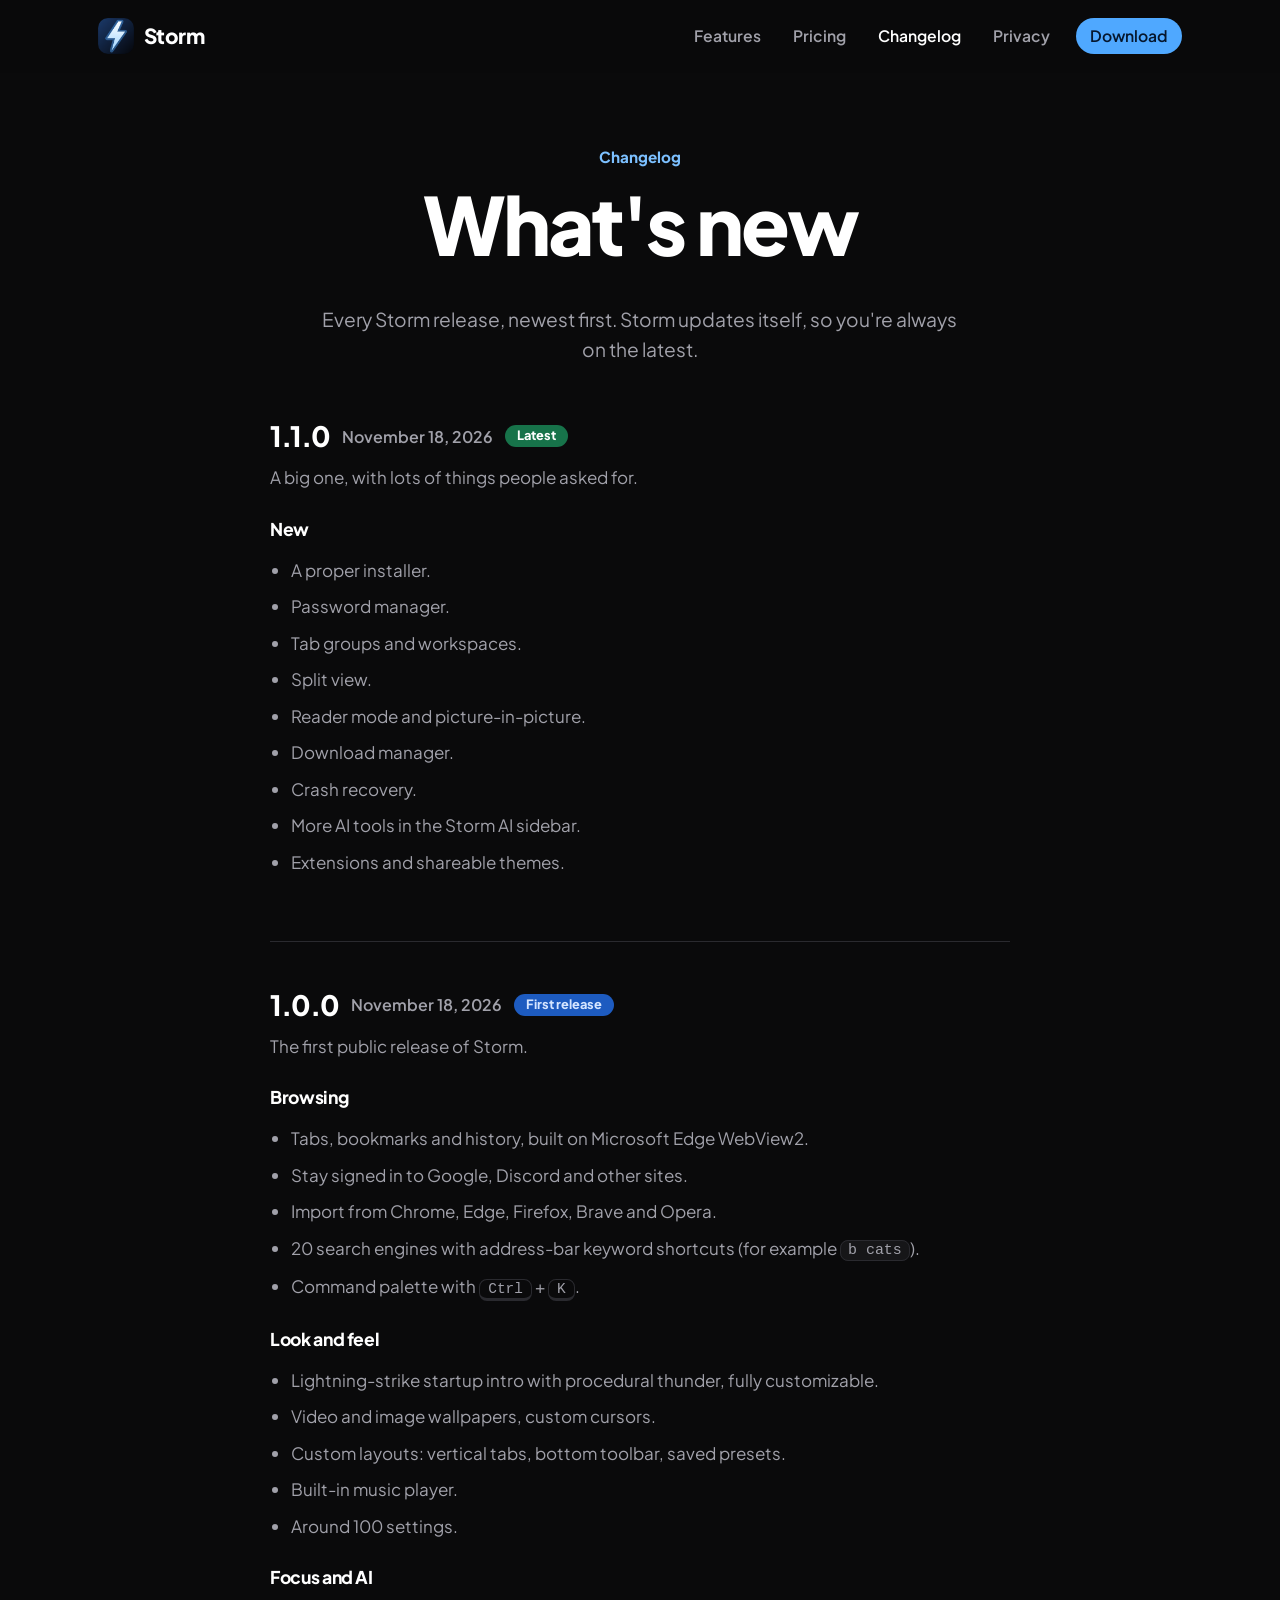
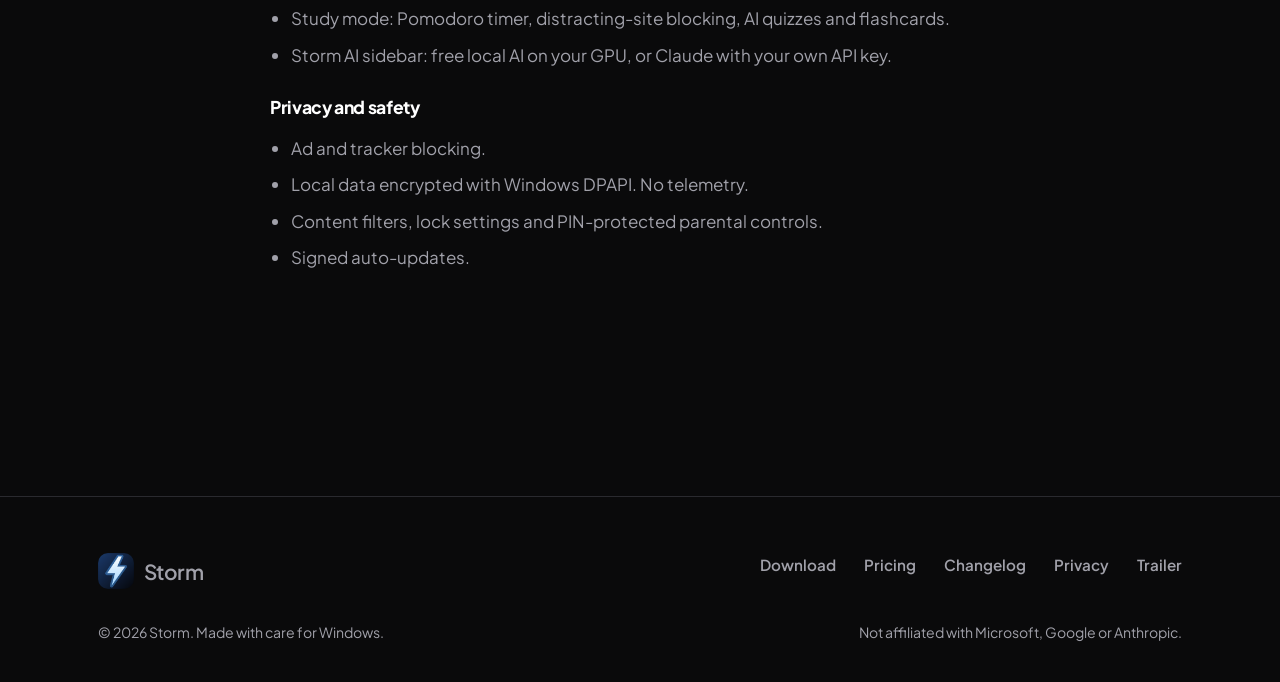
<file: changelog.html>
<!doctype html>
<html lang="en">
<head>
  <meta charset="utf-8">
  <meta name="viewport" content="width=device-width, initial-scale=1">
  <title>Storm Changelog</title>
  <meta name="description" content="What's new in each Storm release.">
  <meta name="theme-color" content="#0A0A0B">
  <link rel="icon" href="trailer/icon.png" type="image/png">
  <link rel="preconnect" href="https://fonts.googleapis.com">
  <link rel="preconnect" href="https://fonts.gstatic.com" crossorigin>
  <link rel="stylesheet" href="https://fonts.googleapis.com/css2?family=Plus+Jakarta+Sans:wght@400;500;600;700;800&display=swap">
  <link rel="stylesheet" href="style.css">
  <script src="config.js"></script>
  <script src="storm.js" defer></script>
</head>
<body>
<a class="skip" href="#main">Skip to content</a>
<header class="topbar">
  <div class="wrap">
    <a class="brand" href="index.html"><img src="trailer/icon.png" width="256" height="256" alt="">Storm</a>
    <button class="nav-toggle" aria-label="Menu" aria-expanded="false" aria-controls="nav"><span></span></button>
    <nav class="nav" id="nav">
      <a href="index.html#features">Features</a>
      <a href="pricing.html">Pricing</a>
      <a href="changelog.html" aria-current="page">Changelog</a>
      <a href="privacy.html">Privacy</a>
      <a class="btn btn-sm" href="download.html">Download</a>
    </nav>
  </div>
</header>
<main id="main">
  <section class="page-head">
    <div class="wrap">
      <span class="eyebrow">Changelog</span>
      <h1>What's new</h1>
      <p class="lede">Every Storm release, newest first. Storm updates itself, so you're always on the latest.</p>
    </div>
  </section>

  <div class="wrap">
    <div class="prose">
      <!-- Copy an <article> block for each new release and put it at the top. -->
      <article class="release" id="v1.1.0">
        <h2>1.1.0 <time datetime="2026-11-18">November 18, 2026</time> <span class="tag">Latest</span></h2>
        <p>A big one, with lots of things people asked for.</p>
        <h3>New</h3>
        <ul>
          <li>A proper installer.</li>
          <li>Password manager.</li>
          <li>Tab groups and workspaces.</li>
          <li>Split view.</li>
          <li>Reader mode and picture-in-picture.</li>
          <li>Download manager.</li>
          <li>Crash recovery.</li>
          <li>More AI tools in the Storm AI sidebar.</li>
          <li>Extensions and shareable themes.</li>
        </ul>
      </article>

      <article class="release" id="v1.0.0">
        <h2>1.0.0 <time datetime="2026-11-18">November 18, 2026</time> <span class="tag" style="background:var(--sky);color:var(--sky-ink)">First release</span></h2>
        <p>The first public release of Storm.</p>
        <h3>Browsing</h3>
        <ul>
          <li>Tabs, bookmarks and history, built on Microsoft Edge WebView2.</li>
          <li>Stay signed in to Google, Discord and other sites.</li>
          <li>Import from Chrome, Edge, Firefox, Brave and Opera.</li>
          <li>20 search engines with address-bar keyword shortcuts (for example <code>b cats</code>).</li>
          <li>Command palette with <kbd>Ctrl</kbd> + <kbd>K</kbd>.</li>
        </ul>
        <h3>Look and feel</h3>
        <ul>
          <li>Lightning-strike startup intro with procedural thunder, fully customizable.</li>
          <li>Video and image wallpapers, custom cursors.</li>
          <li>Custom layouts: vertical tabs, bottom toolbar, saved presets.</li>
          <li>Built-in music player.</li>
          <li>Around 100 settings.</li>
        </ul>
        <h3>Focus and AI</h3>
        <ul>
          <li>Study mode: Pomodoro timer, distracting-site blocking, AI quizzes and flashcards.</li>
          <li>Storm AI sidebar: free local AI on your GPU, or Claude with your own API key.</li>
        </ul>
        <h3>Privacy and safety</h3>
        <ul>
          <li>Ad and tracker blocking.</li>
          <li>Local data encrypted with Windows DPAPI. No telemetry.</li>
          <li>Content filters, lock settings and PIN-protected parental controls.</li>
          <li>Signed auto-updates.</li>
        </ul>
      </article>
    </div>
  </div>
</main>
<footer class="footer">
  <div class="wrap">
    <div class="foot">
      <a class="brand" href="index.html"><img src="trailer/icon.png" width="256" height="256" alt="">Storm</a>
      <ul>
        <li><a href="download.html">Download</a></li>
        <li><a href="pricing.html">Pricing</a></li>
        <li><a href="changelog.html">Changelog</a></li>
        <li><a href="privacy.html">Privacy</a></li>
        <li><a href="trailer/index.html">Trailer</a></li>
      </ul>
    </div>
    <div class="foot-bottom"><span>&copy; <span id="year">2026</span> Storm. Made with care for Windows.</span><span>Not affiliated with Microsoft, Google or Anthropic.</span></div>
  </div>
</footer>
</body>
</html>
</file>
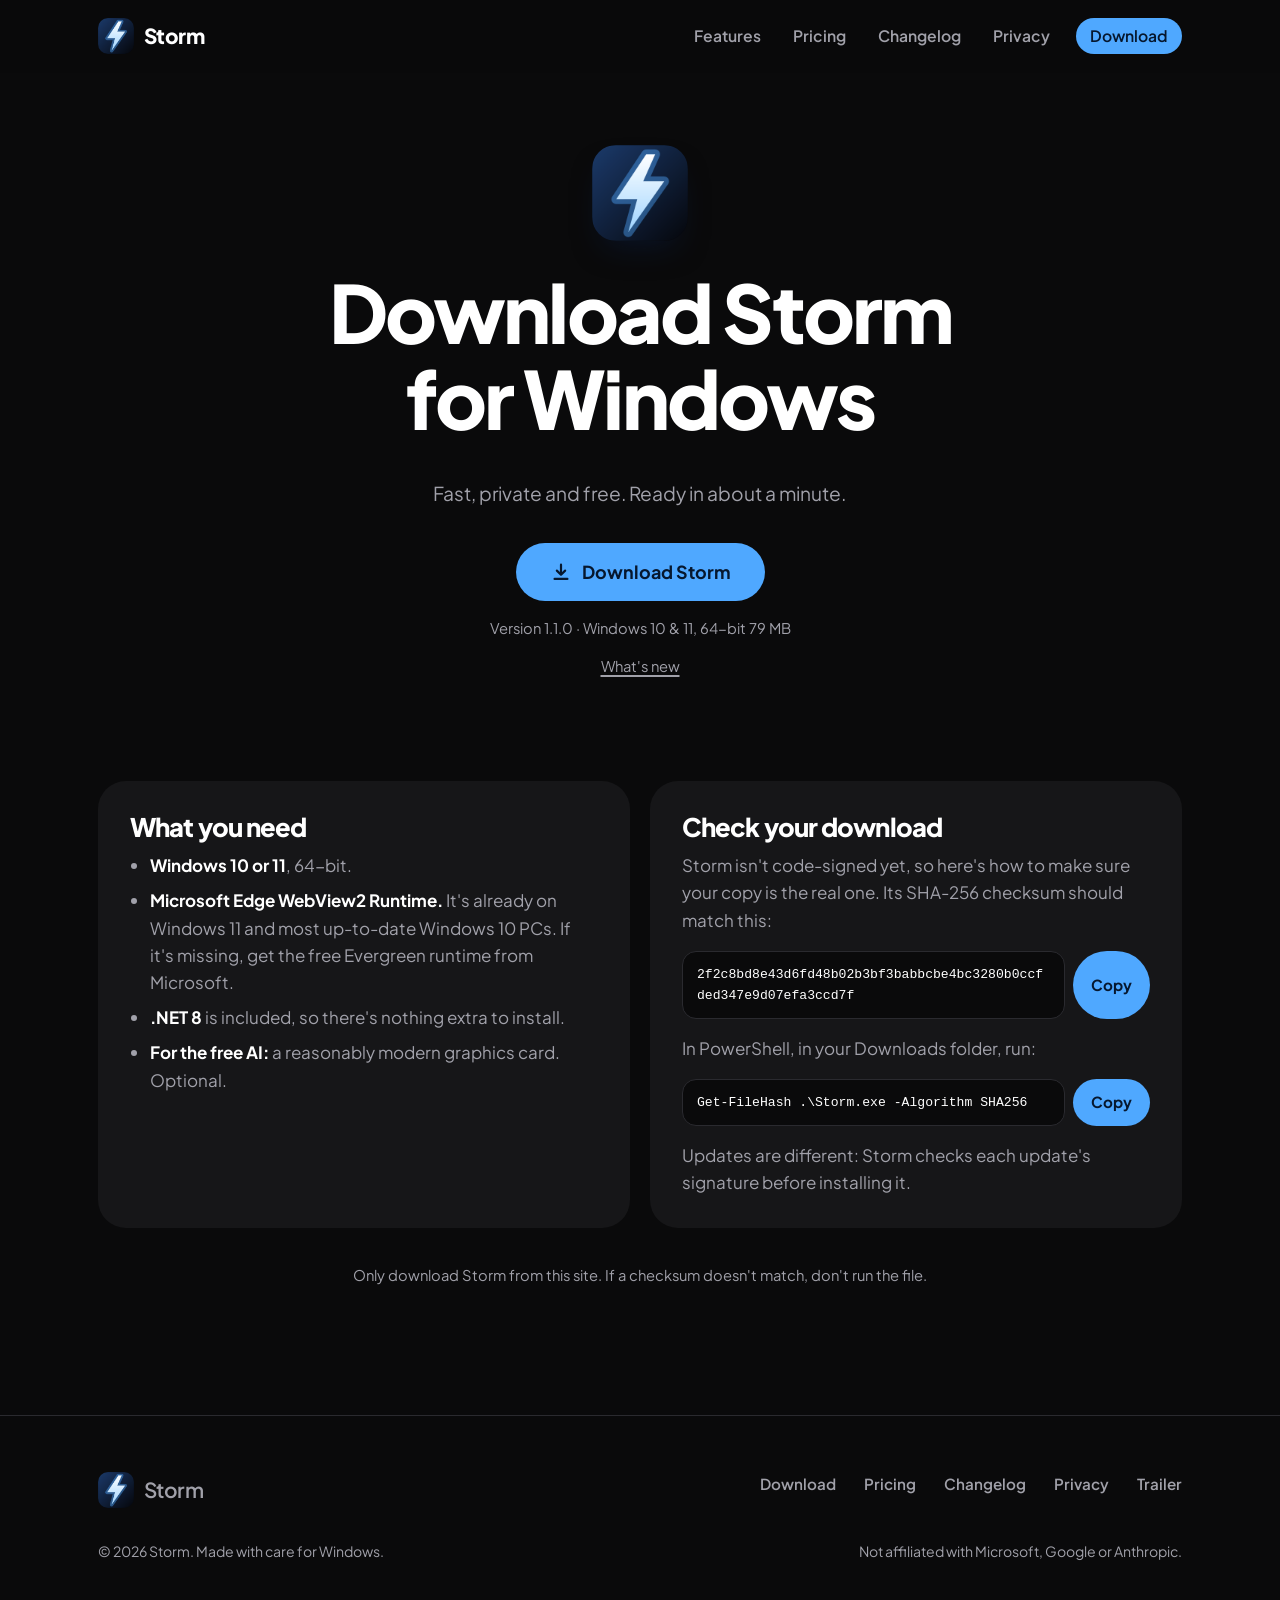
<file: download.html>
<!doctype html>
<html lang="en">
<head>
  <meta charset="utf-8">
  <meta name="viewport" content="width=device-width, initial-scale=1">
  <title>Download Storm for Windows</title>
  <meta name="description" content="Download Storm, a fast and friendly web browser for Windows 10 and 11.">
  <meta name="theme-color" content="#0A0A0B">
  <link rel="icon" href="trailer/icon.png" type="image/png">
  <link rel="preconnect" href="https://fonts.googleapis.com">
  <link rel="preconnect" href="https://fonts.gstatic.com" crossorigin>
  <link rel="stylesheet" href="https://fonts.googleapis.com/css2?family=Plus+Jakarta+Sans:wght@400;500;600;700;800&display=swap">
  <link rel="stylesheet" href="style.css">
  <script src="config.js"></script>
  <script src="storm.js" defer></script>
</head>
<body>
<a class="skip" href="#main">Skip to content</a>
<header class="topbar">
  <div class="wrap">
    <a class="brand" href="index.html"><img src="trailer/icon.png" width="256" height="256" alt="">Storm</a>
    <button class="nav-toggle" aria-label="Menu" aria-expanded="false" aria-controls="nav"><span></span></button>
    <nav class="nav" id="nav">
      <a href="index.html#features">Features</a>
      <a href="pricing.html">Pricing</a>
      <a href="changelog.html">Changelog</a>
      <a href="privacy.html">Privacy</a>
      <a class="btn btn-sm" href="download.html" aria-current="page">Download</a>
    </nav>
  </div>
</header>
<main id="main">
  <section class="thanks" id="thanks" aria-live="polite">
    <div class="wrap">
      <h1>Thanks for downloading!<br>Just a few steps left.</h1>
      <p class="lede">Storm should be landing in your Downloads folder now.</p>
      <div class="steps">
        <div class="step">
          <span class="num">Step 1</span>
          <h2>Open</h2>
          <p>Open <strong data-filename>Storm.exe</strong> from your Downloads. Look for it at the top of your browser or in File Explorer.</p>
          <div class="mini" aria-hidden="true">
            <div class="bar">
              <img class="ico" src="trailer/icon.png" alt="">
              <div><b data-filename>Storm.exe</b><small>Open file</small></div>
            </div>
          </div>
        </div>
        <div class="step">
          <span class="num">Step 2</span>
          <h2>Allow</h2>
          <p>If Windows says <strong>"Windows protected your PC"</strong>, click <strong>More info</strong>, then <strong>Run anyway</strong>. This shows up because Storm isn't code-signed yet.</p>
          <div class="mini" aria-hidden="true">
            <div class="win">
              <strong>Windows protected your PC</strong>
              Microsoft Defender SmartScreen prevented an unrecognized app from starting.
              <div class="row2"><u>More info</u><span class="fakebtn">Run anyway</span></div>
            </div>
          </div>
        </div>
        <div class="step">
          <span class="num">Step 3</span>
          <h2>Install</h2>
          <p>Click <strong>Install</strong> in Storm's window. No admin password needed, and Storm opens when it's done.</p>
          <div class="mini" aria-hidden="true">
            <div class="install">
              <div class="bar"><img class="ico" src="trailer/icon.png" alt=""><div><b>Storm</b><small>Version <span data-version></span></small></div></div>
              <span class="fakebtn">Install</span>
            </div>
          </div>
        </div>
      </div>
      <p class="retry">Download didn't start? <a data-retry href="#">Try again</a></p>
    </div>
  </section>

  <section class="dl-hero" id="dl-intro">
    <div class="wrap">
      <img src="trailer/icon.png" width="256" height="256" alt="" style="width:96px;height:96px;margin:0 auto 28px;border-radius:24px;box-shadow:0 16px 30px -12px rgba(10,30,70,.5)">
      <h1>Download Storm for Windows</h1>
      <p class="lede">Fast, private and free. Ready in about a minute.</p>
      <a class="btn btn-lg" data-download href="#">
        <svg viewBox="0 0 24 24" fill="none" stroke="currentColor" stroke-width="2.4" stroke-linecap="round" stroke-linejoin="round" aria-hidden="true"><path d="M12 4v11m0 0 4.5-4.5M12 15l-4.5-4.5M5 19.5h14"/></svg>
        Download Storm
      </a>
      <p class="fine" style="margin-top:16px">Version <span data-version></span> &middot; Windows 10 &amp; 11, 64-bit <span data-size></span></p>
      <p class="fine"><a href="changelog.html">What's new</a></p>
    </div>
  </section>

  <section class="section" style="padding-top:64px">
    <div class="wrap">
      <div class="info-grid">
        <div class="panel" id="requirements">
          <h2>What you need</h2>
          <ul>
            <li><strong>Windows 10 or 11</strong>, 64-bit.</li>
            <li><strong>Microsoft Edge WebView2 Runtime.</strong> It's already on Windows 11 and most up-to-date Windows 10 PCs. If it's missing, get the free Evergreen runtime from Microsoft.</li>
            <li><strong>.NET 8</strong> is included, so there's nothing extra to install.</li>
            <li><strong>For the free AI:</strong> a reasonably modern graphics card. Optional.</li>
          </ul>
        </div>
        <div class="panel" id="verify">
          <h2>Check your download</h2>
          <p>Storm isn't code-signed yet, so here's how to make sure your copy is the real one. Its SHA-256 checksum should match this:</p>
          <div class="hash"><code id="sha" data-sha256></code><button class="btn btn-sm" type="button" data-copy="#sha">Copy</button></div>
          <p>In PowerShell, in your Downloads folder, run:</p>
          <div class="hash"><code id="cmd">Get-FileHash .\Storm.exe -Algorithm SHA256</code><button class="btn btn-sm" type="button" data-copy="#cmd">Copy</button></div>
          <p style="margin:0">Updates are different: Storm checks each update's signature before installing it.</p>
        </div>
      </div>
      <p class="fine" style="text-align:center;margin-top:36px">Only download Storm from this site. If a checksum doesn't match, don't run the file.</p>
    </div>
  </section>
</main>
<footer class="footer">
  <div class="wrap">
    <div class="foot">
      <a class="brand" href="index.html"><img src="trailer/icon.png" width="256" height="256" alt="">Storm</a>
      <ul>
        <li><a href="download.html">Download</a></li>
        <li><a href="pricing.html">Pricing</a></li>
        <li><a href="changelog.html">Changelog</a></li>
        <li><a href="privacy.html">Privacy</a></li>
        <li><a href="trailer/index.html">Trailer</a></li>
      </ul>
    </div>
    <div class="foot-bottom"><span>&copy; <span id="year">2026</span> Storm. Made with care for Windows.</span><span>Not affiliated with Microsoft, Google or Anthropic.</span></div>
  </div>
</footer>
</body>
</html>
</file>
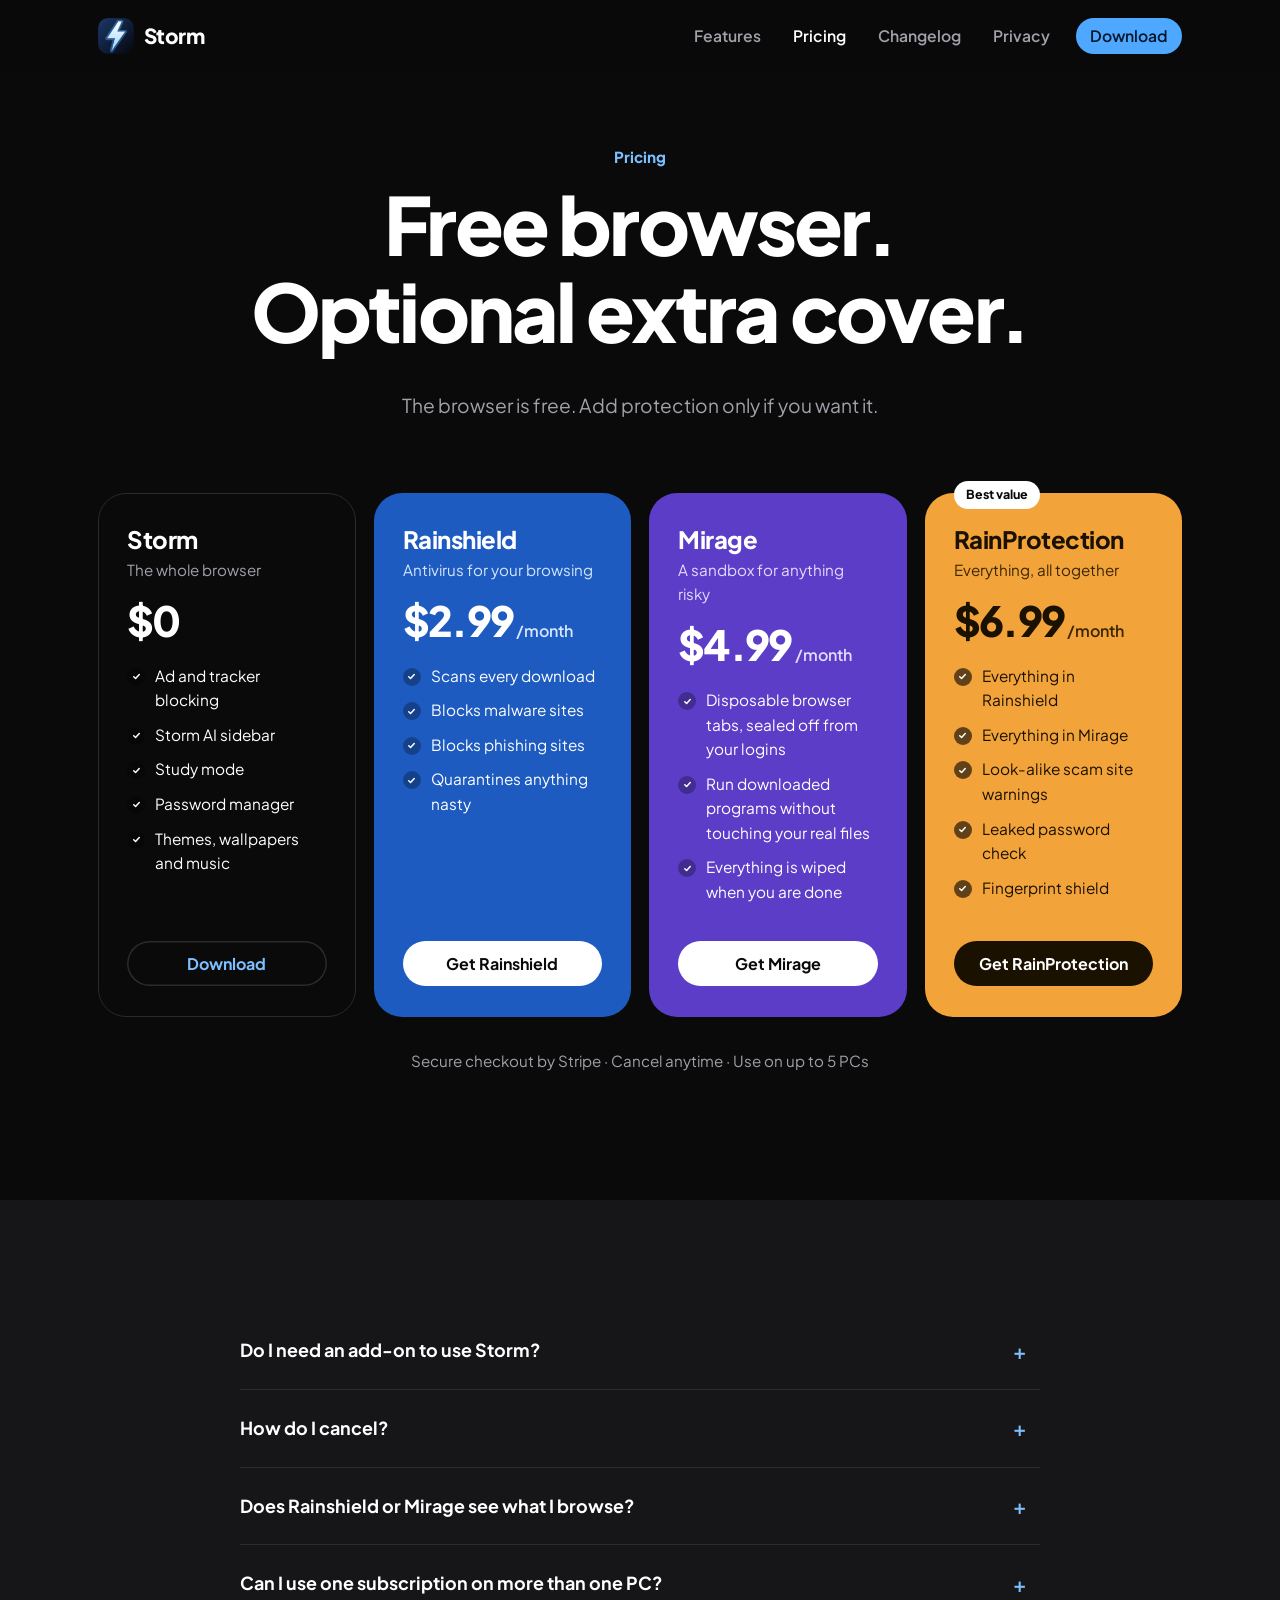
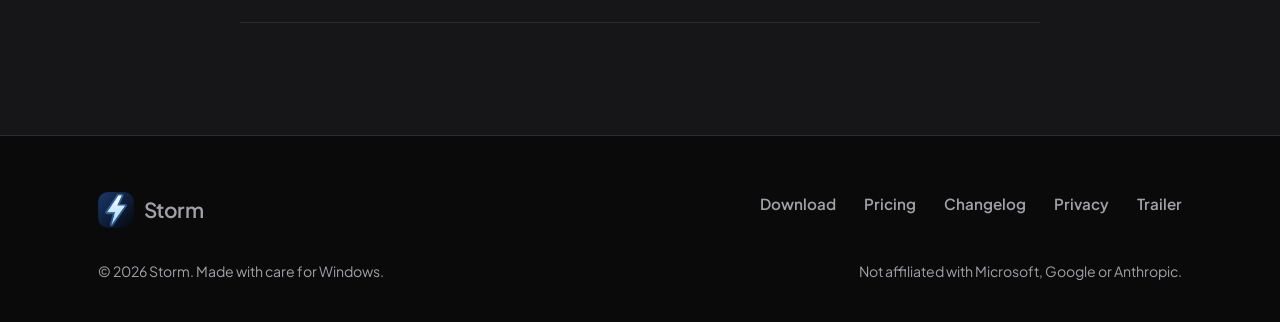
<file: pricing.html>
<!doctype html>
<html lang="en">
<head>
  <meta charset="utf-8">
  <meta name="viewport" content="width=device-width, initial-scale=1">
  <title>Storm Pricing</title>
  <meta name="description" content="Storm is free. Optional add-ons: Rainshield antivirus, Mirage sandbox, or RainProtection with both.">
  <meta name="theme-color" content="#0A0A0B">
  <link rel="icon" href="trailer/icon.png" type="image/png">
  <link rel="preconnect" href="https://fonts.googleapis.com">
  <link rel="preconnect" href="https://fonts.gstatic.com" crossorigin>
  <link rel="stylesheet" href="https://fonts.googleapis.com/css2?family=Plus+Jakarta+Sans:wght@400;500;600;700;800&display=swap">
  <link rel="stylesheet" href="style.css">
  <script src="config.js"></script>
  <script src="storm.js" defer></script>
</head>
<body>
<a class="skip" href="#main">Skip to content</a>
<header class="topbar">
  <div class="wrap">
    <a class="brand" href="index.html"><img src="trailer/icon.png" width="256" height="256" alt="">Storm</a>
    <button class="nav-toggle" aria-label="Menu" aria-expanded="false" aria-controls="nav"><span></span></button>
    <nav class="nav" id="nav">
      <a href="index.html#features">Features</a>
      <a href="pricing.html" aria-current="page">Pricing</a>
      <a href="changelog.html">Changelog</a>
      <a href="privacy.html">Privacy</a>
      <a class="btn btn-sm" href="download.html">Download</a>
    </nav>
  </div>
</header>
<main id="main">
  <section class="page-head">
    <div class="wrap">
      <span class="eyebrow">Pricing</span>
      <h1>Free browser.<br>Optional extra cover.</h1>
      <p class="lede">The browser is free. Add protection only if you want it.</p>
    </div>
  </section>

  <section class="section" style="padding-top:48px">
    <div class="wrap">
      <div class="plans">
        <article class="plan">
          <h3>Storm</h3>
          <p class="what">The whole browser</p>
          <div class="price">$0</div>
          <ul>
            <li>Ad and tracker blocking</li>
            <li>Storm AI sidebar</li>
            <li>Study mode</li>
            <li>Password manager</li>
            <li>Themes, wallpapers and music</li>
          </ul>
          <a class="btn btn-ghost" data-download href="download.html">Download</a>
        </article>
        <article class="plan sky">
          <h3>Rainshield</h3>
          <p class="what">Antivirus for your browsing</p>
          <div class="price">$2.99<small> /month</small></div>
          <ul>
            <li>Scans every download</li>
            <li>Blocks malware sites</li>
            <li>Blocks phishing sites</li>
            <li>Quarantines anything nasty</li>
          </ul>
          <a class="btn" data-buy="rainshield" href="#">Get Rainshield</a>
        </article>
        <article class="plan lilac">
          <h3>Mirage</h3>
          <p class="what">A sandbox for anything risky</p>
          <div class="price">$4.99<small> /month</small></div>
          <ul>
            <li>Disposable browser tabs, sealed off from your logins</li>
            <li>Run downloaded programs without touching your real files</li>
            <li>Everything is wiped when you are done</li>
          </ul>
          <a class="btn" data-buy="mirage" href="#">Get Mirage</a>
        </article>
        <article class="plan peach">
          <span class="badge">Best value</span>
          <h3>RainProtection</h3>
          <p class="what">Everything, all together</p>
          <div class="price">$6.99<small> /month</small></div>
          <ul>
            <li>Everything in Rainshield</li>
            <li>Everything in Mirage</li>
            <li>Look-alike scam site warnings</li>
            <li>Leaked password check</li>
            <li>Fingerprint shield</li>
          </ul>
          <a class="btn" data-buy="rainprotection" href="#">Get RainProtection</a>
        </article>
      </div>
      <p class="plan-note">Secure checkout by Stripe &middot; Cancel anytime &middot; Use on up to 5 PCs</p>
    </div>
  </section>

  <section class="section soft">
    <div class="wrap">
      <div class="faq">
        <details>
          <summary>Do I need an add-on to use Storm?</summary>
          <div><p>No. Storm works fully without any add-on. Ad blocking, the AI sidebar, study mode and everything else are free.</p></div>
        </details>
        <details>
          <summary>How do I cancel?</summary>
          <div><p>You can cancel anytime. Checkout and billing are handled by Stripe.</p></div>
        </details>
        <details>
          <summary>Does Rainshield or Mirage see what I browse?</summary>
          <div><p>Rainshield checks downloads with your PC's own antivirus engine and checks sites against lists downloaded to your PC, so nothing about your browsing is sent anywhere. Mirage runs entirely on your PC: Mirage tabs and sandboxed programs never send anything to Storm. The <a href="privacy.html">privacy page</a> has the details.</p></div>
        </details>
        <details>
          <summary>Can I use one subscription on more than one PC?</summary>
          <div><p>Yes, on up to 5 PCs.</p></div>
        </details>
      </div>
    </div>
  </section>
</main>
<footer class="footer">
  <div class="wrap">
    <div class="foot">
      <a class="brand" href="index.html"><img src="trailer/icon.png" width="256" height="256" alt="">Storm</a>
      <ul>
        <li><a href="download.html">Download</a></li>
        <li><a href="pricing.html">Pricing</a></li>
        <li><a href="changelog.html">Changelog</a></li>
        <li><a href="privacy.html">Privacy</a></li>
        <li><a href="trailer/index.html">Trailer</a></li>
      </ul>
    </div>
    <div class="foot-bottom"><span>&copy; <span id="year">2026</span> Storm. Made with care for Windows.</span><span>Not affiliated with Microsoft, Google or Anthropic.</span></div>
  </div>
</footer>
</body>
</html>
</file>
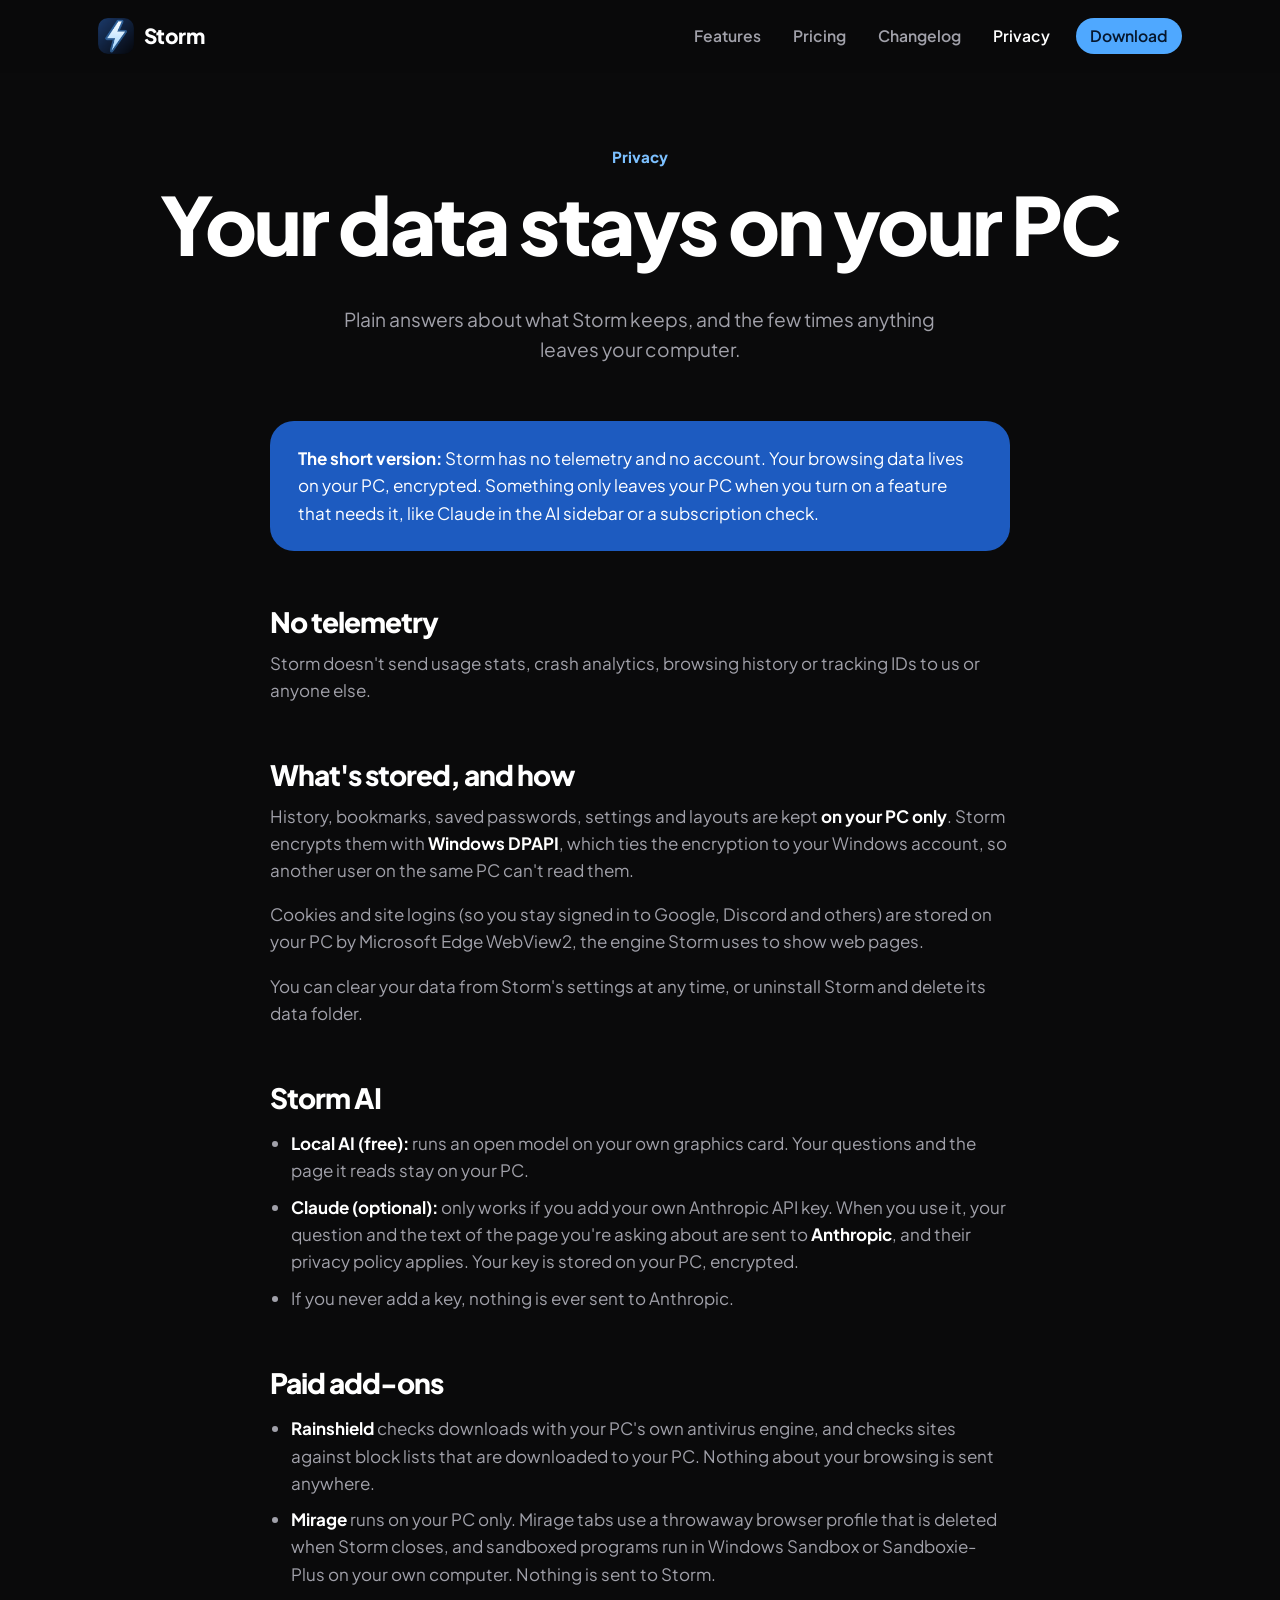
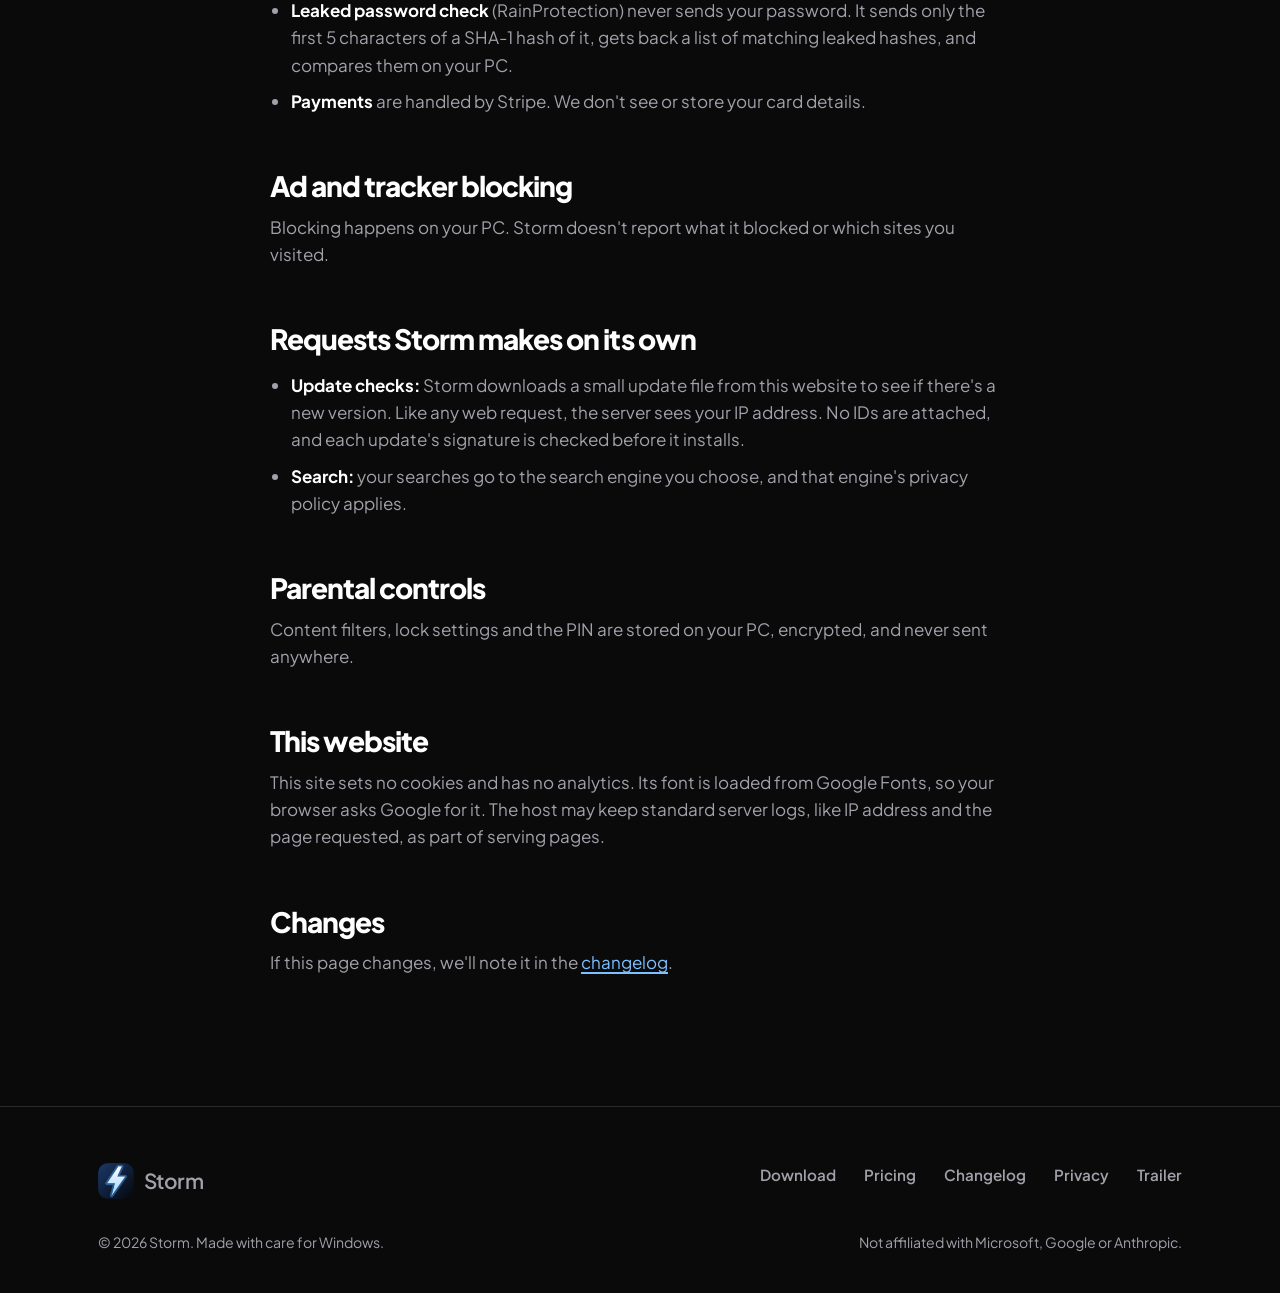
<file: privacy.html>
<!doctype html>
<html lang="en">
<head>
  <meta charset="utf-8">
  <meta name="viewport" content="width=device-width, initial-scale=1">
  <title>Storm Privacy</title>
  <meta name="description" content="What Storm stores, where it goes, and what never leaves your PC.">
  <meta name="theme-color" content="#0A0A0B">
  <link rel="icon" href="trailer/icon.png" type="image/png">
  <link rel="preconnect" href="https://fonts.googleapis.com">
  <link rel="preconnect" href="https://fonts.gstatic.com" crossorigin>
  <link rel="stylesheet" href="https://fonts.googleapis.com/css2?family=Plus+Jakarta+Sans:wght@400;500;600;700;800&display=swap">
  <link rel="stylesheet" href="style.css">
  <script src="config.js"></script>
  <script src="storm.js" defer></script>
</head>
<body>
<a class="skip" href="#main">Skip to content</a>
<header class="topbar">
  <div class="wrap">
    <a class="brand" href="index.html"><img src="trailer/icon.png" width="256" height="256" alt="">Storm</a>
    <button class="nav-toggle" aria-label="Menu" aria-expanded="false" aria-controls="nav"><span></span></button>
    <nav class="nav" id="nav">
      <a href="index.html#features">Features</a>
      <a href="pricing.html">Pricing</a>
      <a href="changelog.html">Changelog</a>
      <a href="privacy.html" aria-current="page">Privacy</a>
      <a class="btn btn-sm" href="download.html">Download</a>
    </nav>
  </div>
</header>
<main id="main">
  <section class="page-head">
    <div class="wrap">
      <span class="eyebrow">Privacy</span>
      <h1>Your data stays on your PC</h1>
      <p class="lede">Plain answers about what Storm keeps, and the few times anything leaves your computer.</p>
    </div>
  </section>

  <div class="wrap">
    <article class="prose">
      <div class="callout"><p><strong>The short version:</strong> Storm has no telemetry and no account. Your browsing data lives on your PC, encrypted. Something only leaves your PC when you turn on a feature that needs it, like Claude in the AI sidebar or a subscription check.</p></div>

      <h2>No telemetry</h2>
      <p>Storm doesn't send usage stats, crash analytics, browsing history or tracking IDs to us or anyone else.</p>

      <h2>What's stored, and how</h2>
      <p>History, bookmarks, saved passwords, settings and layouts are kept <strong>on your PC only</strong>. Storm encrypts them with <strong>Windows DPAPI</strong>, which ties the encryption to your Windows account, so another user on the same PC can't read them.</p>
      <p>Cookies and site logins (so you stay signed in to Google, Discord and others) are stored on your PC by Microsoft Edge WebView2, the engine Storm uses to show web pages.</p>
      <p>You can clear your data from Storm's settings at any time, or uninstall Storm and delete its data folder.</p>

      <h2>Storm AI</h2>
      <ul>
        <li><strong>Local AI (free):</strong> runs an open model on your own graphics card. Your questions and the page it reads stay on your PC.</li>
        <li><strong>Claude (optional):</strong> only works if you add your own Anthropic API key. When you use it, your question and the text of the page you're asking about are sent to <strong>Anthropic</strong>, and their privacy policy applies. Your key is stored on your PC, encrypted.</li>
        <li>If you never add a key, nothing is ever sent to Anthropic.</li>
      </ul>

      <h2>Paid add-ons</h2>
      <ul>
        <li><strong>Rainshield</strong> checks downloads with your PC's own antivirus engine, and checks sites against block lists that are downloaded to your PC. Nothing about your browsing is sent anywhere.</li>
        <li><strong>Mirage</strong> runs on your PC only. Mirage tabs use a throwaway browser profile that is deleted when Storm closes, and sandboxed programs run in Windows Sandbox or Sandboxie-Plus on your own computer. Nothing is sent to Storm.</li>
        <li><strong>Leaked password check</strong> (RainProtection) never sends your password. It sends only the first 5 characters of a SHA-1 hash of it, gets back a list of matching leaked hashes, and compares them on your PC.</li>
        <li><strong>Payments</strong> are handled by Stripe. We don't see or store your card details.</li>
      </ul>

      <h2>Ad and tracker blocking</h2>
      <p>Blocking happens on your PC. Storm doesn't report what it blocked or which sites you visited.</p>

      <h2>Requests Storm makes on its own</h2>
      <ul>
        <li><strong>Update checks:</strong> Storm downloads a small update file from this website to see if there's a new version. Like any web request, the server sees your IP address. No IDs are attached, and each update's signature is checked before it installs.</li>
        <li><strong>Search:</strong> your searches go to the search engine you choose, and that engine's privacy policy applies.</li>
      </ul>

      <h2>Parental controls</h2>
      <p>Content filters, lock settings and the PIN are stored on your PC, encrypted, and never sent anywhere.</p>

      <h2>This website</h2>
      <p>This site sets no cookies and has no analytics. Its font is loaded from Google Fonts, so your browser asks Google for it. The host may keep standard server logs, like IP address and the page requested, as part of serving pages.</p>

      <h2>Changes</h2>
      <p>If this page changes, we'll note it in the <a href="changelog.html">changelog</a>.</p>
    </article>
  </div>
</main>
<footer class="footer">
  <div class="wrap">
    <div class="foot">
      <a class="brand" href="index.html"><img src="trailer/icon.png" width="256" height="256" alt="">Storm</a>
      <ul>
        <li><a href="download.html">Download</a></li>
        <li><a href="pricing.html">Pricing</a></li>
        <li><a href="changelog.html">Changelog</a></li>
        <li><a href="privacy.html">Privacy</a></li>
        <li><a href="trailer/index.html">Trailer</a></li>
      </ul>
    </div>
    <div class="foot-bottom"><span>&copy; <span id="year">2026</span> Storm. Made with care for Windows.</span><span>Not affiliated with Microsoft, Google or Anthropic.</span></div>
  </div>
</footer>
</body>
</html>
</file>
<file: style.css>
/* Storm website: light, friendly, lots of room to breathe. Dark mode follows the system. */
/* Black theme only. Card colours are saturated; each sets its own text colours (all pass WCAG AA). */
:root {
  --bg: #0A0A0B;
  --bg-soft: #161618;
  --text: #FFFFFF;
  --muted: #A1A1AA;
  --line: #2A2A2F;
  --accent: #4FA8FF;
  --accent-ink: #7CC0FF;
  --btn: #4FA8FF;
  --btn-hover: #77BCFF;
  --btn-text: #06172E;
  /* card background / light accent used in art */
  --sky: #1D5BC0;   --sky-ink: #D5E5FF;
  --lilac: #5B3DC8; --lilac-ink: #E3DBFF;
  --peach: #F2A33A; --peach-ink: #3D2700;
  --mint: #17734A;  --mint-ink: #CDEFDD;
  --sun: #B3305F;   --sun-ink: #FFD7E5;
  --shadow: 0 1px 2px rgba(0,0,0,.4), 0 16px 40px -16px rgba(0,0,0,.8);
  --radius: 28px;
  --maxw: 1140px;
  --font: "Plus Jakarta Sans", system-ui, -apple-system, "Segoe UI", Roboto, sans-serif;
  --mono: ui-monospace, "Cascadia Code", Consolas, monospace;
  color-scheme: dark;
}
/* Card colour sets: background, text, secondary text */
.sky, .step:nth-child(1)   { --card: var(--sky);   --fg: #FFFFFF; --fg2: #D5E5FF; --ink: var(--sky-ink); }
.lilac, .step:nth-child(2) { --card: var(--lilac); --fg: #FFFFFF; --fg2: #E3DBFF; --ink: var(--lilac-ink); }
.peach                     { --card: var(--peach); --fg: #1A1100; --fg2: #3D2700; --ink: var(--peach-ink); }
.mint, .step:nth-child(3)  { --card: var(--mint);  --fg: #FFFFFF; --fg2: #CDEFDD; --ink: var(--mint-ink); }
.sun                       { --card: var(--sun);   --fg: #FFFFFF; --fg2: #FFD7E5; --ink: var(--sun-ink); }

*, *::before, *::after { box-sizing: border-box; }
html { scroll-behavior: smooth; -webkit-text-size-adjust: 100%; }
body {
  margin: 0;
  font-family: var(--font);
  font-size: 17px;
  line-height: 1.6;
  color: var(--text);
  background: var(--bg);
  overflow-x: hidden;
  -webkit-font-smoothing: antialiased;
}
img, svg { max-width: 100%; display: block; }
a { color: var(--accent-ink); text-decoration: underline; text-decoration-thickness: 1.5px; text-underline-offset: 3px; }
a:hover { text-decoration-thickness: 2.5px; }
h1, h2, h3 { margin: 0 0 .45em; line-height: 1.08; letter-spacing: -0.035em; font-weight: 800; text-wrap: balance; }
h1 { font-size: clamp(2.6rem, 7.2vw, 5rem); }
h2 { font-size: clamp(2rem, 4.6vw, 3.1rem); }
h3 { font-size: 1.3rem; letter-spacing: -0.02em; line-height: 1.25; font-weight: 750; }
p { margin: 0 0 1em; }
code { font-family: var(--mono); font-size: .88em; background: var(--bg-soft); border: 1px solid var(--line); padding: .1em .45em; border-radius: 8px; }
kbd { font-family: var(--mono); font-size: .85em; padding: 1px 8px; border-radius: 8px; border: 1px solid var(--line); border-bottom-width: 3px; background: var(--bg); white-space: nowrap; }
[id] { scroll-margin-top: 84px; }
:focus-visible { outline: 3px solid var(--accent); outline-offset: 3px; border-radius: 10px; }

.wrap { width: 100%; max-width: var(--maxw); margin: 0 auto; padding: 0 28px; }
@media (max-width: 600px) { .wrap { padding: 0 16px; } body { font-size: 16px; } }
.skip { position: absolute; left: -999px; top: 8px; background: var(--btn); color: var(--btn-text); padding: 8px 14px; border-radius: 10px; z-index: 100; }
.skip:focus { left: 8px; }

/* ---------- Top bar ---------- */
.topbar { position: sticky; top: 0; z-index: 50; background: rgba(10,10,11,.86); backdrop-filter: blur(12px); -webkit-backdrop-filter: blur(12px); border-bottom: 1px solid transparent; transition: border-color .2s; }
.topbar.scrolled { border-bottom-color: var(--line); }
.topbar .wrap { display: flex; align-items: center; gap: 20px; height: 72px; }
.brand { display: flex; align-items: center; gap: 10px; color: var(--text); font-weight: 800; font-size: 1.3rem; letter-spacing: -0.03em; text-decoration: none; }
.brand:hover { text-decoration: none; }
.brand img { width: 36px; height: 36px; border-radius: 10px; }
.nav { display: flex; align-items: center; gap: 4px; margin-left: auto; }
.nav a { color: var(--muted); text-decoration: none; font-weight: 600; font-size: .98rem; padding: 9px 14px; border-radius: 999px; }
.nav a:hover { color: var(--text); background: var(--bg-soft); }
.nav a[aria-current="page"] { color: var(--text); }
.nav .btn { margin-left: 8px; }
.nav a.btn, .nav a.btn:hover { color: var(--btn-text); }
.nav-toggle { display: none; margin-left: auto; width: 44px; height: 44px; border-radius: 999px; border: 1px solid var(--line); background: var(--bg); color: var(--text); cursor: pointer; }
.nav-toggle span, .nav-toggle span::before, .nav-toggle span::after { display: block; width: 18px; height: 2px; border-radius: 2px; background: currentColor; margin: 0 auto; position: relative; }
.nav-toggle span::before, .nav-toggle span::after { content: ""; position: absolute; left: 0; }
.nav-toggle span::before { top: -6px; } .nav-toggle span::after { top: 6px; }
@media (max-width: 860px) {
  .nav-toggle { display: block; }
  .nav { display: none; position: absolute; top: 72px; left: 0; right: 0; flex-direction: column; align-items: stretch; padding: 10px 16px 20px; background: var(--bg); border-bottom: 1px solid var(--line); box-shadow: 0 20px 30px -20px rgba(0,0,0,.25); }
  .nav.open { display: flex; }
  .nav a { padding: 13px 14px; font-size: 1.05rem; }
  .nav .btn { margin: 10px 0 0; justify-content: center; }
}

/* ---------- Buttons ---------- */
.btn { display: inline-flex; align-items: center; justify-content: center; gap: 10px; padding: 13px 24px; border-radius: 999px; font: inherit; font-weight: 700; font-size: 1rem; line-height: 1.2; text-decoration: none; cursor: pointer; border: 0; background: var(--btn); color: var(--btn-text); transition: background .15s, transform .15s, box-shadow .15s; }
.btn:hover { background: var(--btn-hover); color: var(--btn-text); text-decoration: none; }
.btn:active { transform: scale(.98); }
.btn svg { width: 20px; height: 20px; flex: none; }
.btn-lg { padding: 18px 34px; font-size: 1.12rem; }
.btn-lg svg { width: 22px; height: 22px; }
.btn-sm { padding: 10px 18px; font-size: .95rem; }
.btn-ghost { background: transparent; color: var(--accent-ink); box-shadow: inset 0 0 0 1.5px var(--line); }
.btn-ghost:hover { background: var(--bg-soft); color: var(--accent-ink); }

/* ---------- Hero ---------- */
.hero { text-align: center; padding: 72px 0 40px; }
.hero h1 { max-width: 15ch; margin-left: auto; margin-right: auto; }
.hero .lede { font-size: clamp(1.1rem, 2.2vw, 1.3rem); color: var(--muted); max-width: 34em; margin: 0 auto 34px; }
.pill { display: inline-flex; align-items: center; gap: 8px; padding: 7px 16px; border-radius: 999px; background: var(--bg-soft); color: var(--text); border: 1px solid var(--line); font-weight: 700; font-size: .9rem; margin-bottom: 26px; text-decoration: none; }
a.pill:hover { text-decoration: none; filter: brightness(.97); }
.pill svg { width: 16px; height: 16px; }
.hero-cta { display: flex; flex-direction: column; align-items: center; gap: 14px; }
.fine { color: var(--muted); font-size: .92rem; }
.fine a { color: var(--muted); }

.showcase { position: relative; margin: 56px auto 0; max-width: 1020px; }
.showcase::before { content: ""; position: absolute; inset: 8% -4% -6%; border-radius: 48px; background: linear-gradient(135deg, var(--sky), var(--lilac) 60%, var(--sun)); opacity: .85; z-index: -1; }
.showcase img { width: 100%; height: auto; border-radius: 18px; box-shadow: 0 30px 60px -24px rgba(0,0,0,.8); border: 1px solid rgba(255,255,255,.08); }
@media (max-width: 600px) { .showcase::before { inset: 10% -16px -14px; border-radius: 28px; } .showcase img { border-radius: 10px; } }

/* ---------- Sections ---------- */
.section { padding: 112px 0; }
.section.soft { background: var(--bg-soft); }
@media (max-width: 600px) { .section { padding: 72px 0; } }
.head { max-width: 720px; margin: 0 auto 56px; text-align: center; }
.head p { color: var(--muted); font-size: 1.15rem; }
.eyebrow { display: block; font-weight: 750; font-size: .95rem; color: var(--accent-ink); margin-bottom: 12px; }

.tiles { display: grid; grid-template-columns: repeat(3, minmax(0, 1fr)); gap: 20px; }
@media (max-width: 980px) { .tiles { grid-template-columns: repeat(2, minmax(0, 1fr)); } }
@media (max-width: 620px) { .tiles { grid-template-columns: 1fr; } }
.tile { border-radius: var(--radius); padding: 34px 30px 32px; background: var(--card); color: var(--fg); }
.tile p { color: var(--fg2); margin: 0; }
.tile .art { width: 72px; height: 72px; margin-bottom: 26px; color: var(--ink); }
.tile .art [fill="#fff"] { fill: var(--card); }
.tile .art [stroke="#fff"] { stroke: var(--card); }

/* Feature rows */
.row { display: grid; grid-template-columns: 1fr 1fr; gap: 72px; align-items: center; }
.row + .row { margin-top: 120px; }
.row.flip .row-text { order: 2; }
.row-text p { color: var(--muted); font-size: 1.12rem; }
.checks { list-style: none; padding: 0; margin: 24px 0 0; }
.checks li { position: relative; padding-left: 36px; margin-bottom: 14px; }
.checks li::before { content: ""; position: absolute; left: 0; top: 2px; width: 24px; height: 24px; border-radius: 50%; background: var(--sky) url("data:image/svg+xml,%3Csvg xmlns='http://www.w3.org/2000/svg' viewBox='0 0 24 24' fill='none' stroke='%23FFFFFF' stroke-width='3' stroke-linecap='round' stroke-linejoin='round'%3E%3Cpath d='m6 12.5 4 4 8-9'/%3E%3C/svg%3E") center / 14px no-repeat; }
.art-card { border-radius: 36px; padding: 40px; display: grid; place-items: center; min-height: 340px; }
.art-card svg { width: 100%; max-width: 380px; height: auto; }
@media (max-width: 860px) {
  .row { grid-template-columns: 1fr; gap: 36px; }
  .row.flip .row-text { order: 0; }
  .row + .row { margin-top: 80px; }
  .art-card { min-height: 0; padding: 28px; border-radius: 28px; }
}

/* Chips (what's new) */
.chips { display: flex; flex-wrap: wrap; justify-content: center; gap: 12px; max-width: 860px; margin: 0 auto; }
.chips span { padding: 12px 20px; border-radius: 999px; background: var(--bg); border: 1px solid var(--line); font-weight: 650; }
.section.soft .chips span { background: var(--bg); }

/* Steps (download thanks) */
.thanks { display: none; padding: 64px 0 24px; text-align: center; }
.thanks.show { display: block; }
.thanks h1 { font-size: clamp(2.4rem, 6.4vw, 4.4rem); }
.thanks .lede { color: var(--muted); font-size: 1.15rem; margin-bottom: 48px; }
.steps { display: grid; grid-template-columns: repeat(3, minmax(0, 1fr)); gap: 20px; text-align: left; counter-reset: step; }
@media (max-width: 860px) { .steps { grid-template-columns: 1fr; } }
.step { border-radius: var(--radius); padding: 30px 30px 34px; background: var(--card); color: var(--fg); }
.step .num { color: var(--fg2); display: block; font-weight: 800; font-size: .82rem; letter-spacing: .14em; text-transform: uppercase; margin-bottom: 6px; }
.step h2 { font-size: 2.2rem; margin-bottom: .3em; }
.step p { color: var(--fg2); margin: 0; }
.step p strong { color: var(--fg); }
.step .mini { margin-top: 22px; border-radius: 18px; background: var(--bg); color: var(--text); padding: 16px 18px; font-size: .92rem; box-shadow: var(--shadow); }
.mini .bar { display: flex; align-items: center; gap: 12px; }
.mini .ico { width: 34px; height: 34px; border-radius: 9px; flex: none; }
.mini b { display: block; font-size: .95rem; }
.mini small { color: var(--muted); }
.mini .win { border-radius: 12px; padding: 12px 14px; background: #1F5FA8; color: #fff; font-size: .85rem; line-height: 1.45; }
.mini .win strong { display: block; font-size: 1rem; margin-bottom: 4px; }
.mini .win .row2 { display: flex; justify-content: space-between; align-items: center; margin-top: 10px; gap: 10px; }
.mini .win u { text-underline-offset: 2px; }
.mini .win .fakebtn { padding: 4px 12px; border: 1px solid rgba(255,255,255,.7); border-radius: 4px; }
.mini .install { display: flex; justify-content: space-between; align-items: center; gap: 12px; }
.mini .install .fakebtn { padding: 7px 16px; border-radius: 999px; background: var(--btn); color: var(--btn-text); font-weight: 700; font-size: .88rem; }
.retry { margin-top: 28px; color: var(--muted); }

/* Download box */
.dl-hero { text-align: center; padding: 72px 0 24px; }
.dl-hero .lede { color: var(--muted); font-size: 1.2rem; margin: 0 auto 34px; max-width: 32em; }
.info-grid { display: grid; grid-template-columns: repeat(2, minmax(0, 1fr)); gap: 20px; }
@media (max-width: 760px) { .info-grid { grid-template-columns: 1fr; } }
.panel { border-radius: var(--radius); padding: 32px; background: var(--bg-soft); }
.panel h2 { font-size: 1.6rem; }
.panel p, .panel li { color: var(--muted); }
.panel ul { padding-left: 1.2em; margin: 0; }
.panel li { margin-bottom: 8px; }
.panel li strong { color: var(--text); }
.hash { display: flex; gap: 8px; align-items: stretch; margin: 10px 0 16px; }
.hash code { flex: 1; min-width: 0; display: block; padding: 12px 14px; border-radius: 14px; background: var(--bg); overflow-wrap: anywhere; word-break: break-all; font-size: .82rem; }
.hash .btn { flex: none; }
@media (max-width: 600px) { .panel { padding: 24px 20px; } }

/* Pricing */
.plans { display: grid; grid-template-columns: repeat(4, minmax(0, 1fr)); gap: 18px; align-items: stretch; }
@media (max-width: 1080px) { .plans { grid-template-columns: repeat(2, minmax(0, 1fr)); } }
@media (max-width: 620px) { .plans { grid-template-columns: 1fr; } }
.plan { display: flex; flex-direction: column; border-radius: var(--radius); padding: 30px 28px; background: var(--bg); border: 1.5px solid var(--line); position: relative; }
.plan.sky, .plan.lilac, .plan.peach { background: var(--card); color: var(--fg); border-color: transparent; }
.plan.sky .what, .plan.lilac .what, .plan.peach .what, .plan.sky .price small, .plan.lilac .price small, .plan.peach .price small { color: var(--fg2); }
.plan.sky .btn, .plan.lilac .btn, .plan.peach .btn { background: #FFFFFF; color: #0A0A0B; }
.plan.sky .btn:hover, .plan.lilac .btn:hover, .plan.peach .btn:hover { background: #E8E8EC; }
.plan.peach .btn { background: #1A1100; color: #FFFFFF; }
.plan.peach .btn:hover { background: #3D2700; }
.plan.peach li::before { background-color: rgba(0,0,0,.6); }
.plan .badge { position: absolute; top: -13px; left: 28px; padding: 4px 12px; border-radius: 999px; background: #FFFFFF; color: #0A0A0B; font-size: .78rem; font-weight: 750; }
.plan h3 { font-size: 1.5rem; margin-bottom: 4px; }
.plan .what { color: var(--muted); font-size: .95rem; margin-bottom: 18px; }
.price { font-size: 2.6rem; font-weight: 800; letter-spacing: -0.04em; line-height: 1; margin-bottom: 22px; }
.price small { font-size: 1rem; font-weight: 600; color: var(--muted); letter-spacing: 0; }
.plan ul { list-style: none; padding: 0; margin: 0 0 26px; flex: 1; }
.plan li { position: relative; padding-left: 28px; margin-bottom: 10px; font-size: .96rem; }
.plan li::before { content: ""; position: absolute; left: 0; top: 4px; width: 18px; height: 18px; border-radius: 50%; background: rgba(0,0,0,.28) url("data:image/svg+xml,%3Csvg xmlns='http://www.w3.org/2000/svg' viewBox='0 0 24 24' fill='none' stroke='%23FFFFFF' stroke-width='3.2' stroke-linecap='round' stroke-linejoin='round'%3E%3Cpath d='m6 12.5 4 4 8-9'/%3E%3C/svg%3E") center / 11px no-repeat; }
.plan .btn { width: 100%; }
.plan-note { text-align: center; color: var(--muted); margin-top: 32px; font-size: .95rem; }

/* FAQ */
.faq { max-width: 800px; margin: 0 auto; }
.faq details { border-bottom: 1px solid var(--line); }
.faq summary { cursor: pointer; list-style: none; padding: 24px 48px 24px 0; font-weight: 700; font-size: 1.12rem; position: relative; }
.faq summary::-webkit-details-marker { display: none; }
.faq summary::after { content: "+"; position: absolute; right: 4px; top: 50%; transform: translateY(-50%); width: 34px; height: 34px; border-radius: 50%; background: var(--bg-soft); display: grid; place-items: center; font-size: 1.3rem; font-weight: 600; color: var(--accent-ink); line-height: 34px; text-align: center; }
.faq details[open] summary::after { content: "\2212"; }
.faq details > div { padding: 0 0 24px; color: var(--muted); }
.faq details > div p:last-child { margin: 0; }

/* CTA */
.cta { text-align: center; border-radius: 40px; padding: 80px 28px; background: linear-gradient(135deg, var(--sky), var(--lilac)); }
.cta .btn { background: #FFFFFF; color: #0A0A0B; }
.cta .btn:hover { background: #E8E8EC; color: #0A0A0B; }
.cta img { width: 84px; height: 84px; margin: 0 auto 24px; border-radius: 22px; box-shadow: 0 16px 30px -12px rgba(10,30,70,.5); }
.cta { color: #FFFFFF; }
.cta p { color: #E3DBFF; font-size: 1.15rem; margin-bottom: 30px; }
@media (max-width: 600px) { .cta { padding: 56px 20px; border-radius: 28px; } }

/* Trailer link */
.trailer-link { display: inline-flex; align-items: center; gap: 12px; padding: 10px 20px 10px 10px; border-radius: 999px; background: var(--bg); border: 1px solid var(--line); color: var(--text); font-weight: 700; text-decoration: none; box-shadow: var(--shadow); }
.trailer-link:hover { text-decoration: none; border-color: var(--accent); }
.trailer-link .play { width: 40px; height: 40px; border-radius: 50%; background: var(--btn); color: var(--btn-text); display: grid; place-items: center; }
.trailer-link .play svg { width: 16px; height: 16px; margin-left: 2px; }

/* Prose pages */
.page-head { padding: 72px 0 24px; text-align: center; }
.page-head .lede { color: var(--muted); font-size: 1.2rem; max-width: 34em; margin: 0 auto; }
.prose { max-width: 740px; margin: 0 auto; padding: 32px 0 112px; }
.prose h2 { font-size: 1.75rem; margin-top: 2em; }
.prose p, .prose li { color: var(--muted); }
.prose strong { color: var(--text); }
.prose ul { padding-left: 1.25em; }
.prose li { margin-bottom: .55em; }
.callout { border-radius: 24px; padding: 24px 28px; background: var(--sky); color: #FFFFFF; }
.callout p, .callout strong { color: #FFFFFF; margin: 0; }
@media (max-width: 600px) { .callout { padding: 20px; } }

.release { padding-bottom: 48px; margin-bottom: 48px; border-bottom: 1px solid var(--line); }
.release:last-child { border-bottom: 0; }
.release h2 { margin-top: 0 !important; display: flex; flex-wrap: wrap; align-items: center; gap: 12px; }
.release time { font-size: 1rem; font-weight: 600; color: var(--muted); letter-spacing: 0; }
.tag { font-size: .8rem; font-weight: 750; padding: 4px 12px; border-radius: 999px; background: var(--mint); color: #FFFFFF; letter-spacing: 0; }
.release h3 { margin-top: 1.5em; font-size: 1.1rem; }

/* ---------- Footer ---------- */
.footer { border-top: 1px solid var(--line); padding: 56px 0 40px; color: var(--muted); font-size: .95rem; }
.foot { display: flex; flex-wrap: wrap; gap: 32px 64px; justify-content: space-between; }
.foot ul { list-style: none; padding: 0; margin: 0; display: flex; flex-wrap: wrap; gap: 10px 28px; }
.foot a { color: var(--muted); text-decoration: none; font-weight: 600; }
.foot a:hover { color: var(--text); }
.foot-bottom { margin-top: 32px; font-size: .88rem; display: flex; flex-wrap: wrap; justify-content: space-between; gap: 12px; }

/* ---------- Motion ---------- */
.reveal { opacity: 0; transform: translateY(16px); transition: opacity .6s ease, transform .6s ease; }
.reveal.in { opacity: 1; transform: none; }
@media (prefers-reduced-motion: reduce) {
  html { scroll-behavior: auto; }
  *, *::before, *::after { transition-duration: .001ms !important; animation-duration: .001ms !important; }
  .reveal { opacity: 1; transform: none; }
}
</file>
